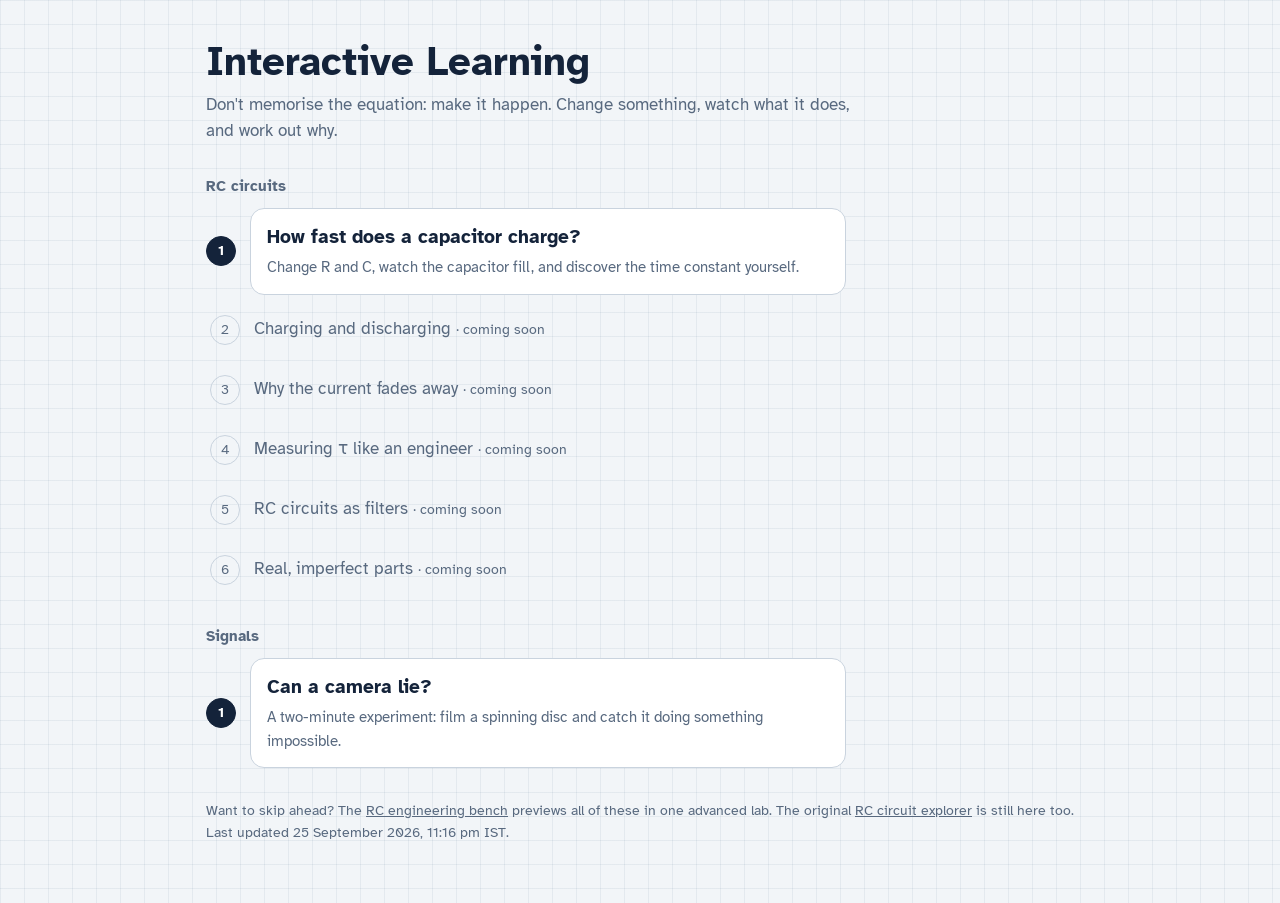
<file: index.html>
<!DOCTYPE html>
<html lang="en">
<head>
<meta charset="utf-8">
<meta name="viewport" content="width=device-width, initial-scale=1, viewport-fit=cover">
<title>Interactive Learning</title>
<meta name="description" content="Interactive engineering lessons: change something, watch what happens, and discover the equation yourself.">
<link rel="preconnect" href="https://fonts.googleapis.com">
<link rel="preconnect" href="https://fonts.gstatic.com" crossorigin>
<link href="https://fonts.googleapis.com/css2?family=Atkinson+Hyperlegible:wght@400;700&display=swap" rel="stylesheet">
<style>
:root{
  --paper:#F2F5F8; --grid:rgba(36,72,120,.07); --panel:#FFFFFF; --ink:#14233A; --muted:#58697F;
  --line:#C9D3DE; --accent:#2A5BD7; --soft:#E7EDF4; color-scheme:light;
}
@media (prefers-color-scheme:dark){
  :root:not([data-theme="light"]){
    --paper:#0E1621; --grid:rgba(150,185,230,.06); --panel:#152131; --ink:#E4ECF6; --muted:#93A4BA;
    --line:#2A3B51; --accent:#79A2FF; --soft:#1C2B3E; color-scheme:dark;
  }
}
:root[data-theme="dark"]{
  --paper:#0E1621; --grid:rgba(150,185,230,.06); --panel:#152131; --ink:#E4ECF6; --muted:#93A4BA;
  --line:#2A3B51; --accent:#79A2FF; --soft:#1C2B3E; color-scheme:dark;
}
*,*::before,*::after{box-sizing:border-box}
body{
  margin:0; background:var(--paper); color:var(--ink);
  font-family:"Atkinson Hyperlegible",system-ui,-apple-system,"Segoe UI",sans-serif;
  font-size:17px; line-height:1.55;
  background-image:linear-gradient(var(--grid) 1px,transparent 1px),linear-gradient(90deg,var(--grid) 1px,transparent 1px);
  background-size:24px 24px;
}
.wrap{max-width:900px;margin:0 auto;padding:40px 16px 60px}
h1{font-size:clamp(28px,5vw,40px);line-height:1.1;margin:0 0 8px}
.lede{margin:0 0 28px;color:var(--muted);max-width:60ch}
.list{display:grid;grid-template-columns:repeat(auto-fill,minmax(min(100%,260px),1fr));gap:14px}
.card{display:block;background:var(--panel);border:1px solid var(--line);border-radius:14px;padding:16px 18px;color:inherit;text-decoration:none}
.card:hover{border-color:var(--accent)}
.card:focus-visible{outline:3px solid var(--accent);outline-offset:2px}
.card h2{font-size:19px;margin:0 0 4px}
.card p{margin:0;color:var(--muted);font-size:15px}
.tag{display:inline-block;margin-top:10px;font-size:13px;background:var(--soft);border-radius:20px;padding:2px 10px}
footer{margin-top:32px;font-size:14px;color:var(--muted)}
footer a{color:inherit}
.path{list-style:none;padding:0;margin:0;display:grid;gap:10px;max-width:640px}
.path li{display:flex;gap:14px;align-items:center;color:var(--muted);padding:10px 4px}
.path .n{width:30px;height:30px;border-radius:50%;border:1px solid var(--line);display:grid;place-items:center;font-size:14px;flex:none}
.path .card{flex:1;padding:14px 16px;color:var(--ink)}
.path li.now{padding:0}
.path li.now .n{background:var(--ink);color:var(--panel);border-color:var(--ink);font-weight:700}
h2.sec{font-size:15px;margin:30px 0 10px;color:var(--muted);font-weight:700}
</style>
</head>
<body>
<div class="wrap">
  <h1>Interactive Learning</h1>
  <p class="lede">Don't memorise the equation: make it happen. Change something, watch what it does, and work out why.</p>
  <h2 class="sec">RC circuits</h2>
  <ol class="path">
    <li class="now"><span class="n">1</span>
      <a class="card" href="rc/"><h2>How fast does a capacitor charge?</h2><p>Change R and C, watch the capacitor fill, and discover the time constant yourself.</p></a></li>
    <li><span class="n">2</span><span>Charging and discharging <small>· coming soon</small></span></li>
    <li><span class="n">3</span><span>Why the current fades away <small>· coming soon</small></span></li>
    <li><span class="n">4</span><span>Measuring τ like an engineer <small>· coming soon</small></span></li>
    <li><span class="n">5</span><span>RC circuits as filters <small>· coming soon</small></span></li>
    <li><span class="n">6</span><span>Real, imperfect parts <small>· coming soon</small></span></li>
  </ol>
  <h2 class="sec">Signals</h2>
  <ol class="path">
    <li class="now"><span class="n">1</span>
      <a class="card" href="sampling/"><h2>Can a camera lie?</h2><p>A two-minute experiment: film a spinning disc and catch it doing something impossible.</p></a></li>
  </ol>
  <footer>Want to skip ahead? The <a href="rc/bench/">RC engineering bench</a> previews all of these in one advanced lab. The original <a href="rc-circuit-explorer.html">RC circuit explorer</a> is still here too. Last updated <time id="updated" datetime="2026-09-25T23:16+05:30">25 September 2026, 11:16 pm IST</time>.</footer>
</div>
<script>
// Show when the site last changed: the time of the latest commit on GitHub, in IST.
// If GitHub can't be reached, the text written above stays as it is.
(async () => {
  const el = document.getElementById("updated");
  try {
    const r = await fetch("https://api.github.com/repos/varshithkh-bot/interactive-learning/commits?per_page=1");
    if (!r.ok) return;
    const [c] = await r.json();
    const d = new Date(c.commit.committer.date);
    const f = new Intl.DateTimeFormat("en-IN", { timeZone: "Asia/Kolkata", day: "numeric", month: "long", year: "numeric", hour: "numeric", minute: "2-digit", hour12: true }).formatToParts(d);
    const part = t => f.find(x => x.type === t)?.value;
    el.textContent = `${part("day")} ${part("month")} ${part("year")}, ${part("hour")}:${part("minute")} ${part("dayPeriod").toLowerCase()} IST`;
    el.dateTime = d.toISOString();
  } catch { /* offline or rate-limited: keep the fallback */ }
})();
</script>
</body>
</html>
</file>
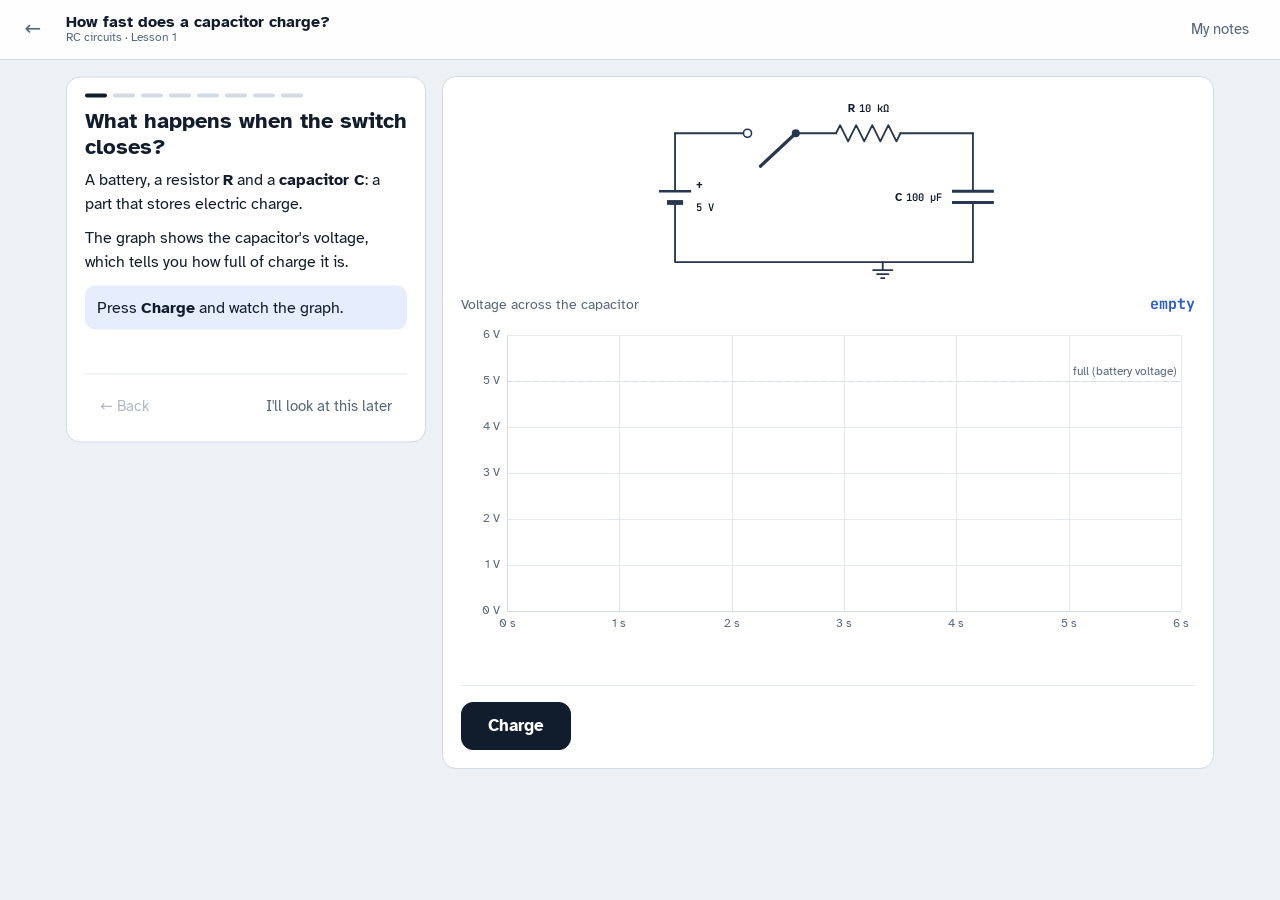
<file: rc/index.html>
<!DOCTYPE html>
<html lang="en">
<head>
<meta charset="utf-8">
<meta name="viewport" content="width=device-width, initial-scale=1, viewport-fit=cover">
<title>How Capacitors Charge</title>
<meta name="description" content="RC circuits, lesson 1: change R and C, watch a capacitor charge, and discover the time constant yourself.">
<link rel="preconnect" href="https://fonts.googleapis.com">
<link rel="preconnect" href="https://fonts.gstatic.com" crossorigin>
<link href="https://fonts.googleapis.com/css2?family=Atkinson+Hyperlegible:ital,wght@0,400;0,700;1,400&family=JetBrains+Mono:wght@400;600;700&display=swap" rel="stylesheet">
<link rel="stylesheet" href="../core/lab.css">
</head>
<body class="lesson-page">
<header class="top">
  <a class="home" href="../" aria-label="All lessons">←</a>
  <div class="brand"><b class="lesson-title">How fast does a capacitor charge?</b><span>RC circuits · Lesson 1</span></div>
  <button type="button" class="btn ghost" id="nbBtn">My notes</button>
</header>

<main class="lesson">
  <aside class="mission inst" id="mission" aria-label="Lesson"></aside>

  <section class="stage inst" aria-label="Experiment">
    <div id="circuit" class="stage-circuit"></div>
    <div class="graph-head"><span>Voltage across the capacitor</span><b class="mono" id="vRead">empty</b></div>
    <canvas id="scope" role="img" aria-label="Graph of the capacitor's voltage against time, from 0 to 6 seconds"></canvas>
    <div class="legend" id="legend" aria-live="off"></div>
    <div class="stage-controls">
      <button type="button" class="btn primary charge" id="chargeBtn">Charge</button>
      <div class="params" id="params"></div>
      <p id="tauRead" class="tau-read hide"></p>
    </div>
  </section>
</main>

<script type="module" src="main.js"></script>
</body>
</html>
</file>
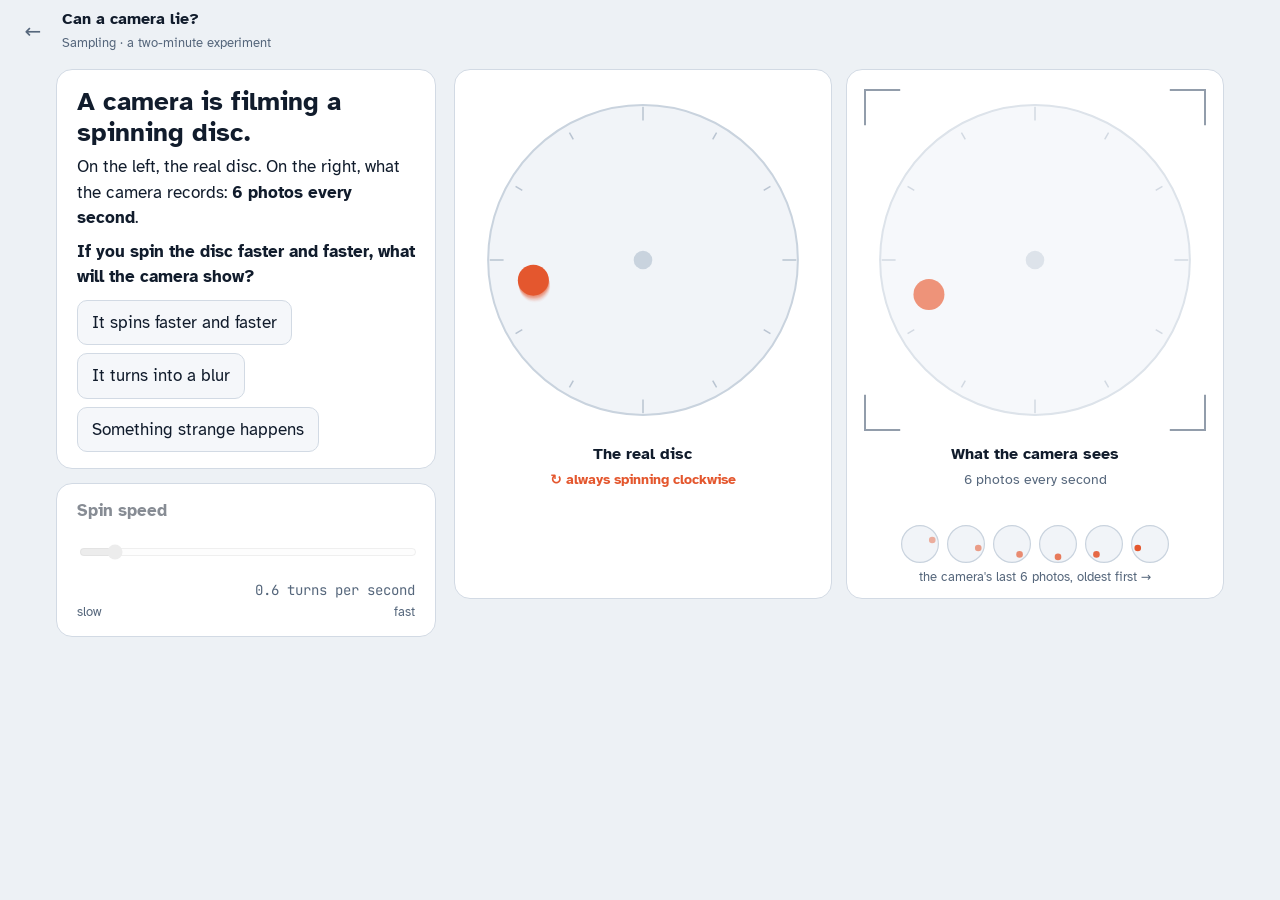
<file: sampling/index.html>
<!DOCTYPE html>
<html lang="en">
<head>
<meta charset="utf-8">
<meta name="viewport" content="width=device-width, initial-scale=1, viewport-fit=cover">
<title>Can a Camera Lie?</title>
<meta name="description" content="A two-minute experiment: film a spinning disc and discover why fast motion can look slow, frozen, or even backwards.">
<link rel="preconnect" href="https://fonts.googleapis.com">
<link rel="preconnect" href="https://fonts.gstatic.com" crossorigin>
<link href="https://fonts.googleapis.com/css2?family=Atkinson+Hyperlegible:wght@400;700&family=JetBrains+Mono:wght@500;700&display=swap" rel="stylesheet">
<style>
:root {
  --paper: #EDF1F5; --panel: #FFFFFF; --panel2: #F5F7FA; --ink: #111C2C; --muted: #56677C;
  --line: #D2DAE4; --line2: #E4E9EF; --accent: #2456D1; --accent-soft: #E6EDFC;
  --dot: #E4572E; --disc: #F1F4F8; --disc-edge: #C9D3DE; --tick: #B9C4D1;
  --real: #E4572E; --seen: #2456D1; --ghost: #7C8BA0;
  color-scheme: light;
}
@media (prefers-color-scheme: dark) {
  :root:not([data-theme="light"]) {
    --paper: #0C131D; --panel: #131D2A; --panel2: #182434; --ink: #E4ECF6; --muted: #93A4BA;
    --line: #273649; --line2: #1F2C3C; --accent: #7EA6FF; --accent-soft: #1B2A44;
    --dot: #FF7A4D; --disc: #1A2636; --disc-edge: #2E4057; --tick: #3A4E68;
    --real: #FF7A4D; --seen: #7EA6FF; --ghost: #8FA0B8;
    color-scheme: dark;
  }
}
:root[data-theme="dark"] {
  --paper: #0C131D; --panel: #131D2A; --panel2: #182434; --ink: #E4ECF6; --muted: #93A4BA;
  --line: #273649; --line2: #1F2C3C; --accent: #7EA6FF; --accent-soft: #1B2A44;
  --dot: #FF7A4D; --disc: #1A2636; --disc-edge: #2E4057; --tick: #3A4E68;
  --real: #FF7A4D; --seen: #7EA6FF; --ghost: #8FA0B8;
  color-scheme: dark;
}
*, *::before, *::after { box-sizing: border-box; }
body {
  margin: 0; background: var(--paper); color: var(--ink);
  font-family: "Atkinson Hyperlegible", system-ui, -apple-system, "Segoe UI", sans-serif;
  font-size: 17px; line-height: 1.5;
}
button, input { font: inherit; color: inherit; }
:focus-visible { outline: 3px solid var(--accent); outline-offset: 2px; }
.hide { display: none !important; }

.top { display: flex; align-items: center; gap: 12px; padding: 10px 16px; padding-top: max(10px, env(safe-area-inset-top)); }
.home { text-decoration: none; color: var(--muted); font-size: 20px; width: 34px; height: 34px; display: grid; place-items: center; border-radius: 9px; }
.home:hover { background: var(--panel); color: var(--ink); }
.brand b { display: block; font-size: 16px; line-height: 1.2; }
.brand span { font-size: 13px; color: var(--muted); }

main { max-width: 1040px; margin: 0 auto; padding: 4px 16px 48px; }

/* the question: always one short card above the experiment */
.prompt { background: var(--panel); border: 1px solid var(--line); border-radius: 16px; padding: 16px 20px; min-height: 120px; }
.prompt h1 { font-size: clamp(20px, 2.4vw, 26px); line-height: 1.2; margin: 0 0 6px; }
.prompt p { margin: 0 0 8px; max-width: 70ch; }
.prompt .muted { color: var(--muted); font-size: 15px; }
.opts { display: flex; flex-wrap: wrap; gap: 8px; margin-top: 10px; }
.opt { border: 1px solid var(--line); background: var(--panel2); border-radius: 10px; padding: 9px 14px; cursor: pointer; min-height: 44px; text-align: left; }
.opt:hover { border-color: var(--muted); }
.btn { border: 1px solid var(--ink); background: var(--ink); color: var(--panel); border-radius: 10px; padding: 9px 16px; cursor: pointer; font-weight: 700; min-height: 44px; }
.btn.quiet { background: transparent; color: var(--ink); border-color: var(--line); font-weight: 400; }
.btn:hover { opacity: .9; }
.cw { color: var(--real); font-weight: 700; white-space: nowrap; }
.ccw { color: var(--seen); font-weight: 700; white-space: nowrap; }
.view figcaption .cap-cw { color: var(--real); font-weight: 700; }
.view figcaption .live span { white-space: normal; }

/* the experiment: two views of the same moment */
.stage { display: grid; grid-template-columns: 1fr 1fr; gap: 14px; margin-top: 14px; }
.view { margin: 0; background: var(--panel); border: 1px solid var(--line); border-radius: 16px; padding: 12px 12px 10px; display: flex; flex-direction: column; align-items: center; min-width: 0; }
.view canvas { width: 100%; max-width: 380px; aspect-ratio: 1; display: block; }
.view figcaption { text-align: center; margin-top: 6px; }
.view figcaption b { display: block; font-size: 16px; }
.view figcaption span { font-size: 14px; color: var(--muted); }
.view figcaption .live { display: block; font-size: 15px; font-weight: 700; min-height: 1.5em; }
#strip { width: 100%; max-width: 380px; height: 44px; margin-top: 8px; display: block; }
.strip-label { font-size: 12.5px; color: var(--muted); margin-top: 2px; }

.control { margin-top: 14px; background: var(--panel); border: 1px solid var(--line); border-radius: 16px; padding: 14px 20px; display: grid; grid-template-columns: auto 1fr auto; gap: 8px 16px; align-items: center; }
.control label { font-weight: 700; }
.control output { font-family: "JetBrains Mono", monospace; font-size: 14px; color: var(--muted); white-space: nowrap; }
.control .ends { grid-column: 2; display: flex; justify-content: space-between; font-size: 13px; color: var(--muted); margin-top: -6px; }
.control .extra { grid-column: 1 / -1; display: flex; gap: 8px; flex-wrap: wrap; }
input[type=range] { width: 100%; height: 36px; accent-color: var(--real); cursor: pointer; }
input[type=range]:disabled { opacity: .35; cursor: not-allowed; }
.control.locked label { opacity: .5; }
.pulse input[type=range] { animation: nudge 1.4s ease-in-out 3; }
@keyframes nudge { 50% { transform: translateX(6px); } }
.toggle[aria-pressed="true"] { background: var(--accent-soft); border-color: var(--accent); color: var(--accent); font-weight: 700; }

/* understanding, layered: each layer appears only after the one before */
.explain { margin-top: 14px; display: grid; gap: 12px; }
.layer { background: var(--panel); border: 1px solid var(--line); border-radius: 16px; padding: 16px 20px; animation: rise .4s ease; }
.layer h2 { font-size: 19px; margin: 0 0 6px; }
.layer p { margin: 0 0 8px; max-width: 72ch; }
.layer .big { font-size: 19px; }
details.math summary { cursor: pointer; font-weight: 700; }
details.math .eq { font-family: "JetBrains Mono", monospace; font-size: 15px; background: var(--panel2); border-radius: 8px; padding: 10px 12px; margin: 8px 0; overflow-x: auto; }
@keyframes rise { from { opacity: 0; transform: translateY(6px); } to { opacity: 1; transform: none; } }
@media (prefers-reduced-motion: reduce) { .layer { animation: none; } .pulse input[type=range] { animation: none; } }


/* desktop: the story on the left, the phenomenon pinned on the right so it never scrolls away */
@media (min-width: 900px) {
  main { max-width: 1200px; display: grid; grid-template-columns: minmax(320px, 380px) minmax(0, 1fr); column-gap: 18px;
         grid-template-areas: "prompt stage" "control stage" "explain stage"; grid-template-rows: auto auto 1fr; align-items: start; }
  .prompt { grid-area: prompt; }
  .control { grid-area: control; grid-template-columns: 1fr auto; }
  .control label { grid-column: 1; }
  .control output { grid-column: 2; }
  .control input { grid-column: 1 / -1; }
  .control .ends { grid-column: 1 / -1; }
  .explain { grid-area: explain; }
  .stage { grid-area: stage; position: sticky; top: 12px; margin-top: 0; }
  .view canvas, #strip { max-width: min(380px, calc(100vh - 290px)); }
  .view { padding: 14px 12px 12px; }
}
@media (max-width: 640px) {
  body { font-size: 16px; }
  .prompt { padding: 14px 16px; }
  .stage { gap: 8px; }
  .view { padding: 8px 6px; border-radius: 12px; }
  .view figcaption b { font-size: 14px; }
  .view figcaption span { font-size: 12.5px; }
  .control { grid-template-columns: 1fr; padding: 12px 16px; }
  .control .ends { grid-column: 1; }
  .control output { justify-self: start; }
}
</style>
</head>
<body>
<header class="top">
  <a class="home" href="../" aria-label="All lessons">←</a>
  <div class="brand"><b>Can a camera lie?</b><span>Sampling · a two-minute experiment</span></div>
</header>

<main>
  <section class="prompt" id="prompt" aria-live="polite"></section>

  <section class="stage" aria-label="Experiment">
    <figure class="view">
      <canvas id="real" role="img" aria-label="The real disc, spinning clockwise"></canvas>
      <figcaption><b>The real disc</b><span class="cap-cw">↻ always spinning clockwise</span></figcaption>
    </figure>
    <figure class="view">
      <canvas id="cam" role="img" aria-label="What the camera records: one still photo at a time"></canvas>
      <figcaption><b>What the camera sees</b><span>6 photos every second</span><span class="live" id="looks"></span></figcaption>
      <canvas id="strip" aria-hidden="true"></canvas>
      <div class="strip-label">the camera's last 6 photos, oldest first →</div>
    </figure>
  </section>

  <section class="control locked" id="control">
    <label for="speed">Spin speed</label>
    <input type="range" id="speed" min="0" max="7" step="0.05" value="0.6" disabled>
    <output id="speedOut" for="speed"></output>
    <div class="ends"><span>slow</span><span>fast</span></div>
    <div class="extra hide" id="extra">
      <button type="button" class="btn quiet toggle" id="slowBtn" aria-pressed="false">Slow down time</button>
      <button type="button" class="btn quiet toggle hide" id="ghostBtn" aria-pressed="true">Show the other spin</button>
    </div>
  </section>

  <section class="explain" id="explain"></section>
</main>

<script>
(() => {
  const FPS = 6;                 // the camera: photos per second
  const SLOW = 1 / 16;           // slow motion factor
  const $ = s => document.querySelector(s);

  // ───────── the world: exact, deterministic ─────────
  const S = {
    state: "predict", speed: 0.6,
    angle: 0,            // real dot, in turns (cumulative, clockwise)
    since: 0,            // world time since the last photo
    photo: 0, prev: 0,   // cumulative angle at the last two photos
    photos: [],          // last 6 photos (for the strip)
    flash: 0, slow: false, ghostOn: false, ghost: 0,
    predicted: null, backT: 0, stillT: 0, stillFound: false, slowPhotos: 0, exploreT: 0,
  };
  const perPhoto = () => S.speed / FPS;                            // real turns between photos
  const seenStep = () => { const d = perPhoto(); return d - Math.round(d); };   // what the eye infers: the shortest hop
  const aliasSpeed = () => seenStep() * FPS;

  function takePhoto(a) {
    S.prev = S.photo; S.photo = a;
    S.photos.push(a); if (S.photos.length > 6) S.photos.shift();
    S.flash = 1;
    S.ghost = a + aliasSpeed() * S.since;                          // the impostor agrees with every photo
    if (S.slow && ++S.slowPhotos === 2) renderExplain();   // the explanation waits until they have watched two gaps
  }

  function step(dt) {
    const w = dt * (S.slow ? SLOW : 1);
    S.angle += S.speed * w;
    S.ghost += aliasSpeed() * w;
    S.since += w;
    const period = 1 / FPS;
    while (S.since >= period) { S.since -= period; takePhoto(S.angle - S.speed * S.since); }
    S.flash = Math.max(0, S.flash - dt * (S.slow ? 2.5 : 7));

    const app = seenStep();
    if (S.state === "explore") {
      S.exploreT += dt;
      // count only a clear, smooth drift backwards, not wild half-turn jumps
      S.backT = app < -0.03 && app > -0.25 && S.speed > 1 ? S.backT + dt : Math.max(0, S.backT - dt);
      if (S.backT > 1.6) go("surprise");
      if (S.exploreT > 25 && !S.hinted) { S.hinted = true; render(); }
    }
    if (["why", "alias", "done"].includes(S.state) && !S.stillFound) {
      S.stillT = Math.abs(app) < 0.006 && S.speed > 1 ? S.stillT + dt : 0;
      if (S.stillT > 1.2) { S.stillFound = true; renderExplain(); }
    }
  }

  // ───────── drawing ─────────
  const css = n => getComputedStyle(document.documentElement).getPropertyValue(n).trim();
  let C = {};
  const readColors = () => { C = { dot: css("--dot"), disc: css("--disc"), edge: css("--disc-edge"), tick: css("--tick"), real: css("--real"), seen: css("--seen"), ghost: css("--ghost"), ink: css("--ink"), muted: css("--muted"), panel: css("--panel") }; };
  readColors();
  matchMedia("(prefers-color-scheme: dark)").addEventListener("change", readColors);

  function fit(cv) {
    const r = cv.getBoundingClientRect(), d = devicePixelRatio || 1;
    const w = Math.round(r.width * d), h = Math.round(r.height * d);
    if (cv.width !== w || cv.height !== h) { cv.width = w; cv.height = h; }
    const ctx = cv.getContext("2d"); ctx.setTransform(d, 0, 0, d, 0, 0);
    return [ctx, r.width, r.height];
  }
  const P = (cx, cy, r, a) => [cx + r * Math.sin(2 * Math.PI * a), cy - r * Math.cos(2 * Math.PI * a)];
  const rad = a => 2 * Math.PI * a - Math.PI / 2;                   // turns (clockwise from top) → canvas angle

  function disc(ctx, cx, cy, R) {
    ctx.fillStyle = C.disc; ctx.strokeStyle = C.edge; ctx.lineWidth = 2;
    ctx.beginPath(); ctx.arc(cx, cy, R, 0, 7); ctx.fill(); ctx.stroke();
    ctx.strokeStyle = C.tick; ctx.lineWidth = 1.5;
    for (let k = 0; k < 12; k++) { const [x1, y1] = P(cx, cy, R * 0.9, k / 12), [x2, y2] = P(cx, cy, R * (k % 3 ? 0.95 : 0.99), k / 12); ctx.beginPath(); ctx.moveTo(x1, y1); ctx.lineTo(x2, y2); ctx.stroke(); }
    ctx.fillStyle = C.edge; ctx.beginPath(); ctx.arc(cx, cy, R * 0.06, 0, 7); ctx.fill();
  }
  function dot(ctx, cx, cy, R, a, color, alpha = 1, ring = false) {
    const [x, y] = P(cx, cy, R * 0.72, a);
    ctx.globalAlpha = alpha;
    if (ring) { ctx.strokeStyle = color; ctx.lineWidth = 2.5; ctx.setLineDash([4, 4]); ctx.beginPath(); ctx.arc(x, y, R * 0.1, 0, 7); ctx.stroke(); ctx.setLineDash([]); }
    else { ctx.fillStyle = color; ctx.beginPath(); ctx.arc(x, y, R * 0.1, 0, 7); ctx.fill(); }
    ctx.globalAlpha = 1;
  }
  function arrowArc(ctx, cx, cy, r, from, to, color, width) {
    // arc along the path from→to (clockwise if to > from), with an arrowhead at the end
    const cw = to >= from;
    ctx.strokeStyle = color; ctx.lineWidth = width; ctx.lineCap = "round";
    ctx.beginPath(); ctx.arc(cx, cy, r, rad(from), rad(to), !cw); ctx.stroke();
    const [x, y] = P(cx, cy, r, to), t = rad(to) + (cw ? Math.PI / 2 : -Math.PI / 2), h = width * 2.6;
    ctx.fillStyle = color; ctx.beginPath();
    ctx.moveTo(x + Math.cos(t) * h, y + Math.sin(t) * h);
    ctx.lineTo(x + Math.cos(t + 2.4) * h, y + Math.sin(t + 2.4) * h);
    ctx.lineTo(x + Math.cos(t - 2.4) * h, y + Math.sin(t - 2.4) * h);
    ctx.fill();
  }
  const explaining = () => ["why", "alias", "done"].includes(S.state);

  let lastFrameSweep = 0;
  function drawReal() {
    const [ctx, w, h] = fit($("#real")), cx = w / 2, cy = h / 2, R = Math.min(w, h) * 0.44;
    ctx.clearRect(0, 0, w, h);
    disc(ctx, cx, cy, R);
    if (explaining()) {
      // the journey the camera never sees: from the last photo to now
      const sweep = S.angle - S.photo;
      dot(ctx, cx, cy, R, S.photo, C.muted, 0.9, true);
      if (sweep > 0.004) arrowArc(ctx, cx, cy, R * 0.72, S.photo, S.photo + Math.min(sweep, 0.985), C.real, Math.max(3, R * 0.05));
      if (S.ghostOn && S.state !== "why") dot(ctx, cx, cy, R, S.ghost, C.ghost, 0.9, true);
    }
    // motion blur: a spinning dot is a smear, not a string of dots
    const blur = Math.min(0.45, lastFrameSweep);
    for (let k = 6; k >= 1; k--) dot(ctx, cx, cy, R, S.angle - blur * k / 6, C.dot, 0.28 * (1 - k / 7));
    dot(ctx, cx, cy, R, S.angle, C.dot);
  }

  function drawCam() {
    const [ctx, w, h] = fit($("#cam")), cx = w / 2, cy = h / 2, R = Math.min(w, h) * 0.44;
    ctx.clearRect(0, 0, w, h);
    disc(ctx, cx, cy, R);
    if (explaining()) {
      const hop = seenStep();
      dot(ctx, cx, cy, R, S.prev, C.muted, 0.9, true);
      if (Math.abs(hop) > 0.004) arrowArc(ctx, cx, cy, R * 0.72, S.photo - hop, S.photo, C.seen, Math.max(3, R * 0.05));
    }
    dot(ctx, cx, cy, R, S.photo, C.dot);
    // viewfinder corners: this is a camera's picture, not the world
    const m = 6, L = Math.min(w, h) * 0.1;
    ctx.strokeStyle = C.muted; ctx.lineWidth = 2;
    for (const [x, y, sx, sy] of [[m, m, 1, 1], [w - m, m, -1, 1], [m, h - m, 1, -1], [w - m, h - m, -1, -1]]) {
      ctx.beginPath(); ctx.moveTo(x, y + sy * L); ctx.lineTo(x, y); ctx.lineTo(x + sx * L, y); ctx.stroke();
    }
    if (S.flash > 0) { ctx.fillStyle = `rgba(255,255,255,${0.55 * S.flash})`; ctx.fillRect(0, 0, w, h); }
  }

  function drawStrip() {
    const [ctx, w, h] = fit($("#strip")), n = 6, gap = 6, s = Math.min(h - 4, (w - gap * (n - 1)) / n);
    ctx.clearRect(0, 0, w, h);
    const x0 = (w - (s * n + gap * (n - 1))) / 2;
    for (let k = 0; k < n; k++) {
      const a = S.photos[S.photos.length - n + k], cx = x0 + k * (s + gap) + s / 2, cy = h / 2, R = s * 0.46;
      ctx.fillStyle = C.disc; ctx.strokeStyle = C.edge; ctx.lineWidth = 1.2;
      ctx.beginPath(); ctx.arc(cx, cy, R, 0, 7); ctx.fill(); ctx.stroke();
      if (a == null) continue;
      const [x, y] = P(cx, cy, R * 0.7, a);
      ctx.fillStyle = C.dot; ctx.globalAlpha = 0.45 + 0.55 * (k / (n - 1));
      ctx.beginPath(); ctx.arc(x, y, Math.max(2.5, R * 0.18), 0, 7); ctx.fill(); ctx.globalAlpha = 1;
    }
  }

  function looks() {
    const a = seenStep();
    if (S.speed < 0.05) return "";
    if (Math.abs(a) > 0.3) return `<span class="muted">jumping around: hard to tell which way</span>`;
    if (Math.abs(a) < 0.006) return `<span class="ccw">■ standing still</span>`;
    return a < 0 ? `<span class="ccw">↺ looks like it spins backwards</span>` : `<span class="cw">↻ looks like it spins forwards</span>`;
  }

  // ───────── the conversation ─────────
  const PRED = {
    faster: "It spins faster and faster",
    blur: "It turns into a blur",
    strange: "Something strange happens",
  };
  const REASON = {
    broken: "The camera is broken",
    reversed: "The disc really changed direction",
    missed: "The camera misses something between photos",
  };

  function go(s) { S.state = s; render(); }

  function render() {
    const p = $("#prompt");
    const speed = $("#speed"), control = $("#control");
    speed.disabled = S.state === "predict";
    control.classList.toggle("locked", S.state === "predict");
    $("#extra").classList.toggle("hide", !explaining());
    $("#ghostBtn").classList.toggle("hide", !["alias", "done"].includes(S.state));

    if (S.state === "predict") {
      p.innerHTML = `<h1>A camera is filming a spinning disc.</h1>
        <p>On the left, the real disc. On the right, what the camera records: <b>6 photos every second</b>.</p>
        <p><b>If you spin the disc faster and faster, what will the camera show?</b></p>
        <div class="opts">${Object.entries(PRED).map(([k, v]) => `<button type="button" class="opt" data-pred="${k}">${v}</button>`).join("")}</div>`;
    } else if (S.state === "explore") {
      p.innerHTML = `<h1>Let's find out.</h1>
        <p>Drag the slider to spin the disc faster. Keep your eyes on the <b>camera</b>.</p>
        ${S.hinted ? `<p class="muted">Keep going: try going well past the middle of the slider, slowly.</p>` : ""}`;
    } else if (S.state === "surprise") {
      const ok = S.predicted === "strange";
      p.innerHTML = `<h1>Wait. Look at the camera.</h1>
        <p>The real disc never changed direction: it's still spinning <span class="cw">↻ clockwise</span>. But the camera shows it going <span class="ccw">↺ backwards</span>.</p>
        <p class="muted">${ok ? "You guessed something strange would happen. It did." : `You predicted “${PRED[S.predicted]}”. That's what most people expect.`}</p>
        <p><b>What do you think is going on?</b></p>
        <div class="opts">${Object.entries(REASON).map(([k, v]) => `<button type="button" class="opt" data-reason="${k}">${v}</button>`).join("")}</div>`;
    } else if (S.state === "why") {
      p.innerHTML = `<h1>Time is slowed down 16×.</h1>
        <p>The <span class="cw">orange arc</span> is how far the real dot travels between two photos. The <span class="ccw">blue arrow</span> is how the camera's photos make it look.</p>
        <p class="muted">Watch a few flashes. If the disc is too slow to be interesting, spin it faster.</p>`;
    } else if (S.state === "alias") {
      p.innerHTML = `<h1>Two different spins. The same photos.</h1>
        <p>The dashed dot on the left spins slowly <span class="ccw">backwards</span>. Watch the flashes: at every photo it's in <b>exactly</b> the same place as the real dot.</p>`;
    } else if (S.state === "done") {
      p.innerHTML = `<h1>The camera didn't lie. It just couldn't see between photos.</h1>
        <p class="muted">Keep playing with the slider, or start again.</p>
        <div class="opts"><button type="button" class="btn quiet" data-act="restart">Start again</button></div>`;
    }
    renderExplain();
  }

  function renderExplain() {
    const e = $("#explain");
    let h = "";
    if (["why", "alias", "done"].includes(S.state) && S.slowPhotos >= 2) {
      h += `<div class="layer"><h2>What happened?</h2>
        <p class="big">Between two photos the dot travels <b>almost a whole turn</b>, clockwise. It lands just short of where it was.</p>
        <p>The camera never sees that journey, only where the dot is at each flash. From one photo to the next, the shortest way to get there is a small step <span class="ccw">backwards</span>, so that's what we see.</p>
        ${S.state === "why" ? `<div class="opts"><button type="button" class="btn" data-act="alias">Can the camera tell the difference?</button></div>` : ""}</div>`;
    }
    if (["alias", "done"].includes(S.state)) {
      h += `<div class="layer"><h2>It has a name: aliasing</h2>
        <p>The camera only looks at <b>moments</b>, not the motion in between. That's called <b>sampling</b>: each photo is a sample.</p>
        <p>Very different motions can leave exactly the same samples. When a fast motion shows up looking like a slower one (or a backwards one, or a frozen one), that's <b>aliasing</b>: the fast spin is hiding behind an alias.</p>
        <p><b>Try this:</b> can you make the camera see the disc <b>standing perfectly still</b> while it's really spinning fast?</p>
        ${S.stillFound ? `<p class="big">✓ Frozen. It's now turning <b>exactly once between photos</b>, so every photo catches the dot in the same spot. The camera sees nothing move at all.</p>` : ""}
        <details class="math"><summary>The maths, if you want it</summary>
          <p>Let the disc spin <i>f</i> turns per second, and the camera take <i>s</i> photos per second. Between photos the dot turns <i>f</i> ÷ <i>s</i> turns. Whole turns are invisible to the camera, so it only sees what's left over:</p>
          <div class="eq">seen per photo = f/s − (nearest whole number)</div>
          <p>With s = 6: at 5.5 turns per second the dot turns 0.92 turns between photos, which looks like −0.08 turns: slowly backwards. At exactly 6 it turns 1.00: frozen.</p>
          <p>To follow a motion faithfully you need <b>more than 2 photos per turn</b> (s &gt; 2f). Engineers call this the Nyquist rate. Below it, aliasing is guaranteed.</p>
        </details>
        ${S.state === "alias" ? `<div class="opts"><button type="button" class="btn" data-act="done">I get it</button></div>` : ""}</div>`;
    }
    if (S.state === "done") {
      h += `<div class="layer"><h2>In one sentence</h2>
        <p class="big">A camera takes snapshots, not a movie of everything, so a fast motion can look slow, frozen or backwards.</p>
        <p class="muted">You've seen this in car wheels on video, helicopter blades that seem to stand still, and fans under flickering lights. The same thing happens when phones record sound or cameras record video: anything measured in snapshots can be fooled.</p></div>`;
    }
    if (e.dataset.h !== h) { e.innerHTML = h; e.dataset.h = h; }
  }

  document.addEventListener("click", ev => {
    const b = ev.target.closest("button");
    if (!b) return;
    if (b.dataset.pred) {
      S.predicted = b.dataset.pred; go("explore");
      $("#control").classList.add("pulse"); $("#speed").focus({ preventScroll: true });
    }
    if (b.dataset.reason) {
      S.reason = b.dataset.reason; S.slow = true; S.slowPhotos = 0; syncToggles();
      if (S.speed < 3.4) setSpeed(5.4);                           // keep it in the surprising range for the slow-motion look
      go("why");
    }
    if (b.dataset.act === "alias") { S.ghostOn = true; S.slow = false; syncToggles(); go("alias"); }
    if (b.dataset.act === "done") go("done");
    if (b.dataset.act === "restart") {
      Object.assign(S, { state: "predict", slow: false, ghostOn: false, predicted: null, backT: 0, stillT: 0, stillFound: false, slowPhotos: 0, exploreT: 0, hinted: false });
      setSpeed(0.6); syncToggles(); render(); scrollTo({ top: 0, behavior: "smooth" });
    }
    if (b.id === "slowBtn") { S.slow = !S.slow; syncToggles(); }
    if (b.id === "ghostBtn") { S.ghostOn = !S.ghostOn; syncToggles(); }
  });

  function syncToggles() {
    $("#slowBtn").setAttribute("aria-pressed", String(S.slow));
    $("#slowBtn").textContent = S.slow ? "Slow motion: on" : "Slow down time";
    $("#ghostBtn").setAttribute("aria-pressed", String(S.ghostOn));
    $("#ghostBtn").textContent = S.ghostOn ? "Hide the other spin" : "Show the other spin";
  }
  function setSpeed(v) { S.speed = v; $("#speed").value = v; showSpeed(); }
  function showSpeed() { $("#speedOut").textContent = `${S.speed.toFixed(1)} turns per second`; }
  $("#speed").addEventListener("input", e => { S.speed = +e.target.value; showSpeed(); $("#control").classList.remove("pulse"); });

  // ───────── loop (a timer fallback keeps time flowing if animation frames pause) ─────────
  let last = performance.now(), tick = 0, lastLooks = "";
  function frame(ts) {
    const dt = Math.min(0.25, Math.max(0, (ts - last) / 1000));
    last = ts;
    const before = S.angle;
    step(dt);
    lastFrameSweep = S.angle - before;
    drawReal(); drawCam(); drawStrip();
    const l = S.state === "predict" || S.state === "explore" ? "" : looks();
    if (l !== lastLooks) { $("#looks").innerHTML = l; lastLooks = l; }
    const my = ++tick;
    requestAnimationFrame(t => { if (my === tick) frame(t); });
    setTimeout(() => { if (my === tick) frame(performance.now()); }, 200);
  }
  window.sampling = { state: () => S.state, snapshot: () => ({ ...S, photos: undefined, seenStep: seenStep() }) };   // for testing and a future tutor
  showSpeed(); syncToggles(); render();
  frame(performance.now());
})();
</script>
</body>
</html>
</file>
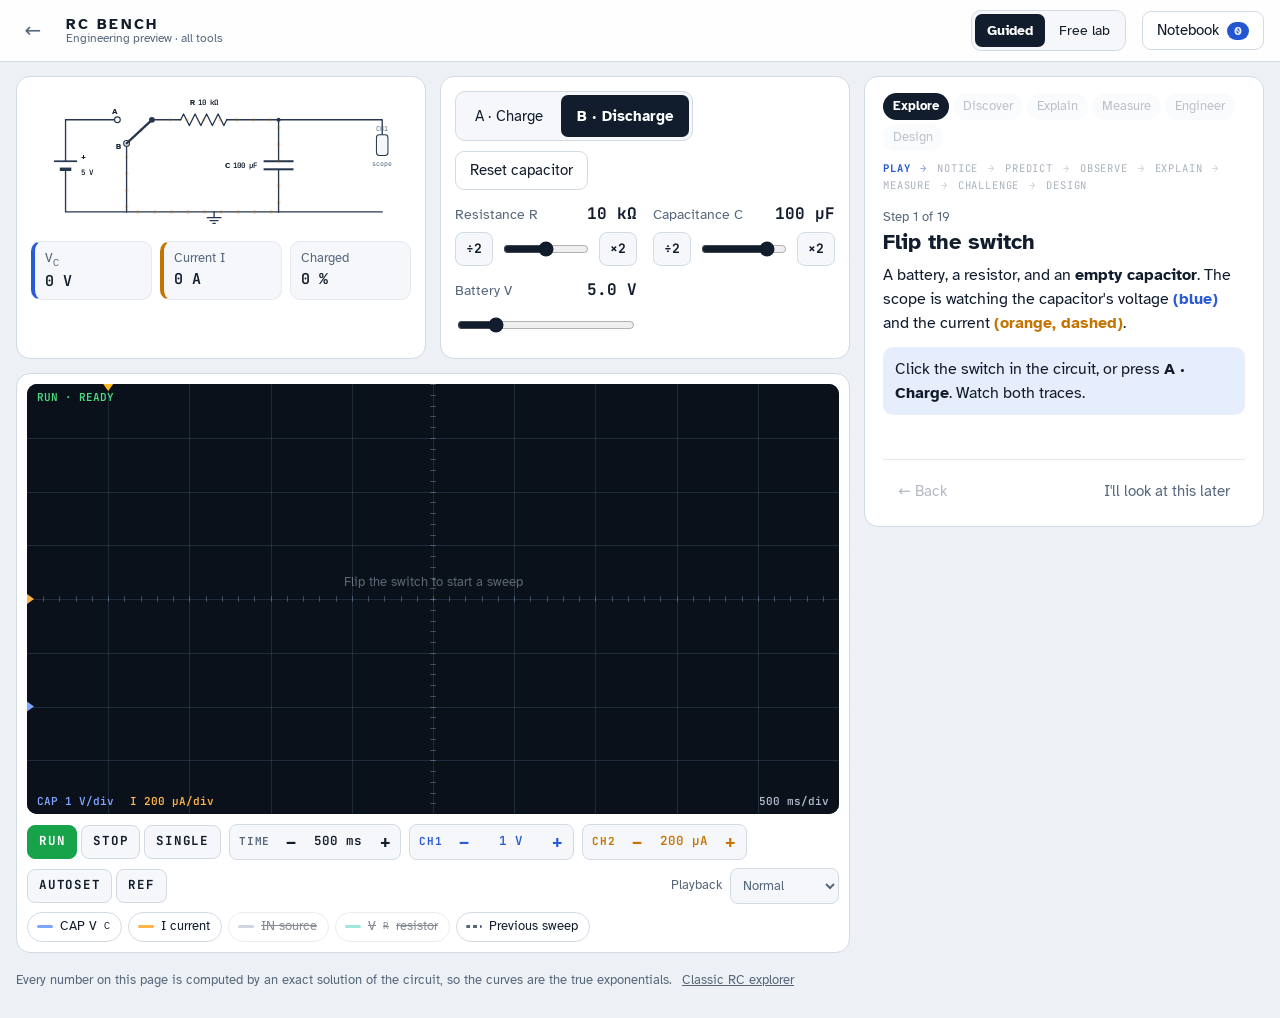
<file: rc/bench/index.html>
<!DOCTYPE html>
<html lang="en">
<head>
<meta charset="utf-8">
<meta name="viewport" content="width=device-width, initial-scale=1, viewport-fit=cover">
<title>RC Engineering Bench</title>
<meta name="description" content="A virtual electronics bench: discover the RC time constant by predicting, measuring, breaking and designing with a live oscilloscope.">
<link rel="preconnect" href="https://fonts.googleapis.com">
<link rel="preconnect" href="https://fonts.gstatic.com" crossorigin>
<link href="https://fonts.googleapis.com/css2?family=Atkinson+Hyperlegible:ital,wght@0,400;0,700;1,400&family=JetBrains+Mono:wght@400;600;700&display=swap" rel="stylesheet">
<link rel="stylesheet" href="../../core/lab.css">
</head>
<body>
<header class="top">
  <a class="home" href="../../" aria-label="All labs">←</a>
  <div class="brand"><b>RC BENCH</b><span>Engineering preview · all tools</span></div>
  <div class="seg" id="modeSeg" role="group" aria-label="Lab mode">
    <button type="button" data-mode="guided">Guided</button>
    <button type="button" data-mode="free">Free lab</button>
  </div>
  <button type="button" class="btn nb-toggle" id="nbBtn">Notebook <span class="badge">0</span></button>
</header>

<main class="lab">
  <section class="bench" aria-label="Bench">
    <div class="inst circuit-card">
      <div id="circuit"></div>
      <div class="readouts" id="readouts" aria-label="Live readings"></div>
    </div>

    <div class="inst scope-card">
      <canvas id="scope" tabindex="0" role="img" aria-label="Oscilloscope. Capacitor voltage and current against time. With cursors on, use arrow keys to move the selected cursor, A or B to choose it, Enter to flip the switch."></canvas>
      <div class="scope-tools">
      <div class="scope-bar" role="toolbar" aria-label="Scope controls">
        <div class="grp">
          <button type="button" class="sbtn run" id="runBtn">Run</button>
          <button type="button" class="sbtn stop" id="stopBtn">Stop</button>
          <button type="button" class="sbtn" id="singleBtn">Single</button>
        </div>
        <div class="knob"><span>Time</span><button type="button" id="tMinus" aria-label="Less time per division">−</button><output class="mono" id="tOut"></output><button type="button" id="tPlus" aria-label="More time per division">+</button></div>
        <div class="knob k-vc"><span>CH1</span><button type="button" id="vMinus" aria-label="Fewer volts per division">−</button><output class="mono" id="vOut"></output><button type="button" id="vPlus" aria-label="More volts per division">+</button></div>
        <div class="knob k-i"><span>CH2</span><button type="button" id="iMinus" aria-label="Less current per division">−</button><output class="mono" id="iOut"></output><button type="button" id="iPlus" aria-label="More current per division">+</button></div>
        <div class="grp">
          <button type="button" class="sbtn" id="autoset">Autoset</button>
          <button type="button" class="sbtn" id="refBtn" title="Pin the current sweep as a dashed reference">Ref</button>
          <button type="button" class="sbtn hide" id="cursBtn">Cursors</button>
        </div>
        <label class="speed">Playback
          <select id="speed">
            <option value="real">Real time</option>
            <option value="slow">Slow motion</option>
            <option value="normal" selected>Normal</option>
            <option value="fast">Fast</option>
          </select>
        </label>
      </div>
      <div class="chips" id="chChips" aria-label="Traces"></div>
      <div id="cursorBox" class="hide"></div>
      <div id="measBox" class="hide"></div>
      </div>
    </div>

    <div class="inst controls">
      <div class="sw-row">
        <div class="seg big" id="swSeg" role="group" aria-label="Switch position">
          <button type="button" data-sw="A">A · Charge</button>
          <button type="button" data-sw="B">B · Discharge</button>
        </div>
        <button type="button" class="btn" id="resetCap">Reset capacitor</button>
      </div>
      <div class="params" id="params"></div>
      <details class="adv hide" id="adv">
        <summary>Source &amp; real-world parts</summary>
        <div class="params" id="advParams"></div>
      </details>
    </div>
  </section>

  <aside class="mission inst" id="mission" aria-label="Mission"></aside>
</main>

<footer class="foot">Every number on this page is computed by an exact solution of the circuit, so the curves are the true exponentials.
  <a href="../../rc-circuit-explorer.html">Classic RC explorer</a></footer>

<script type="module" src="main.js"></script>
</body>
</html>
</file>
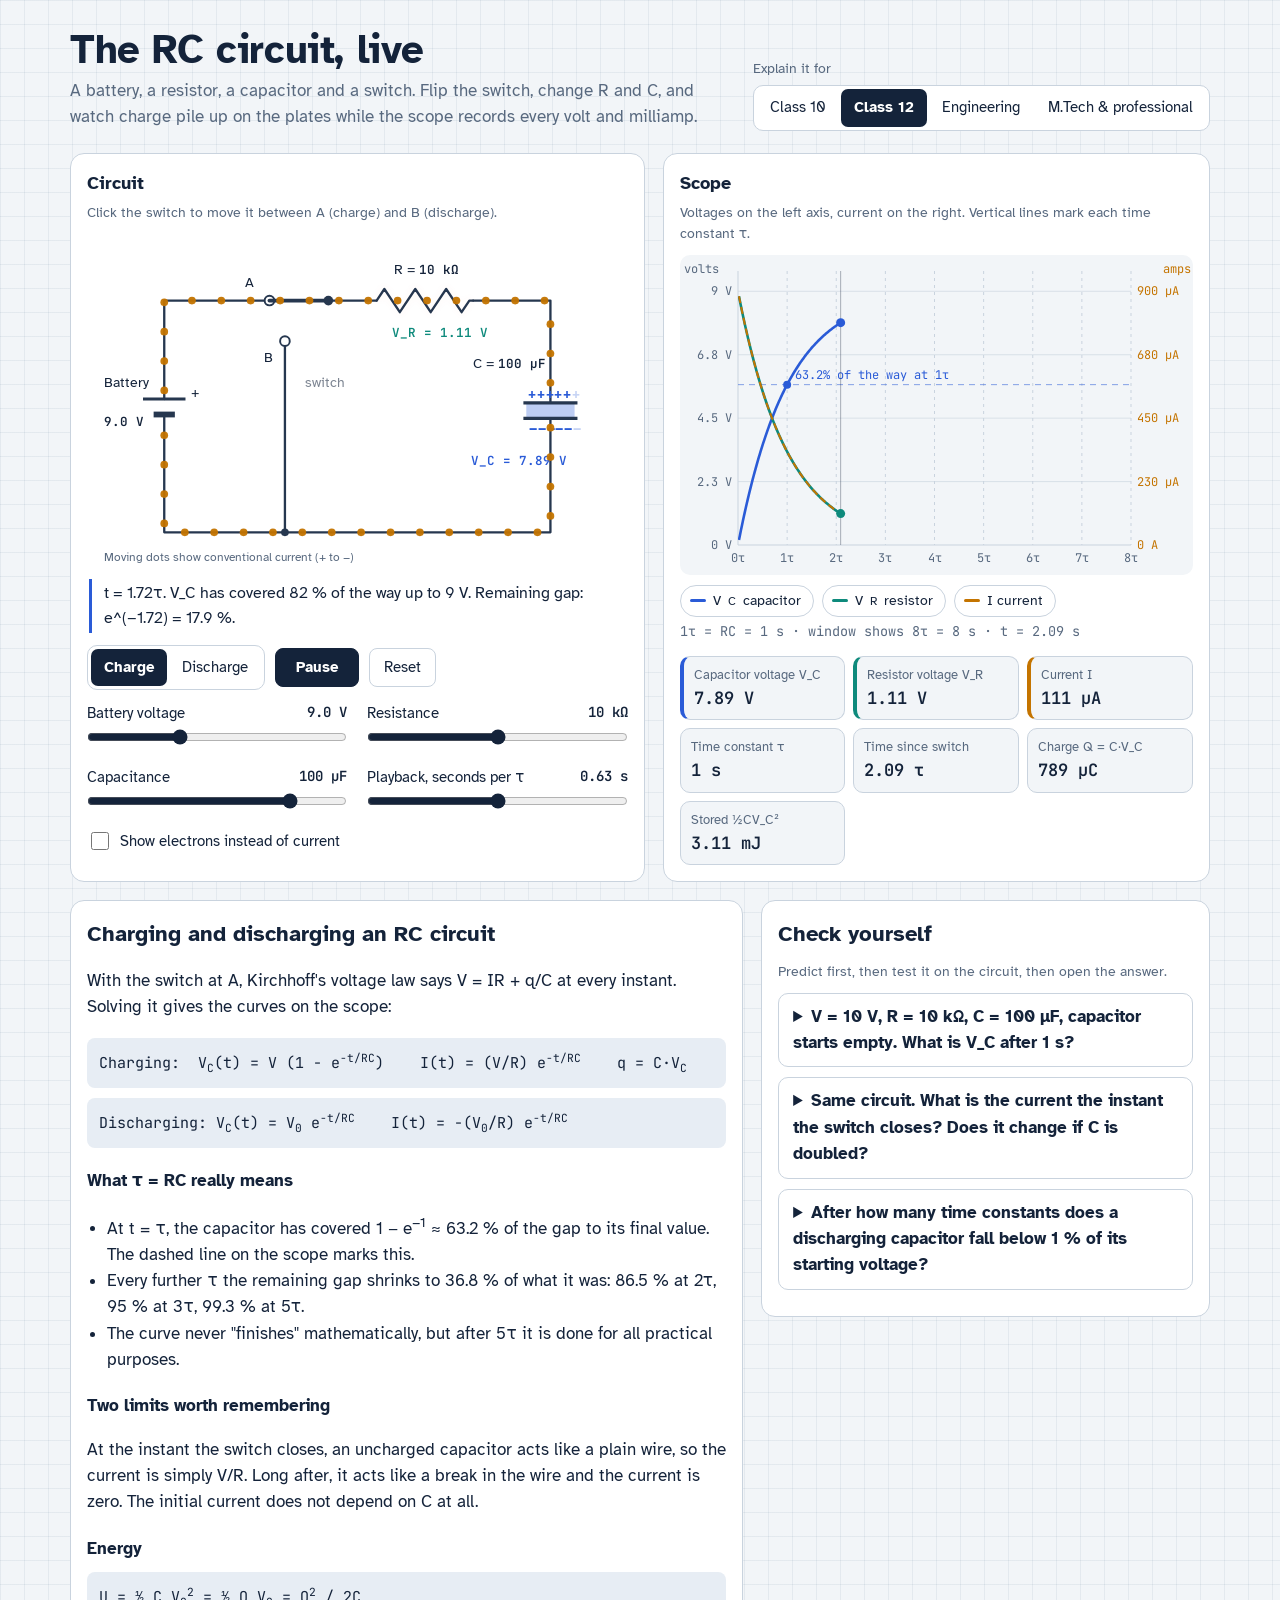
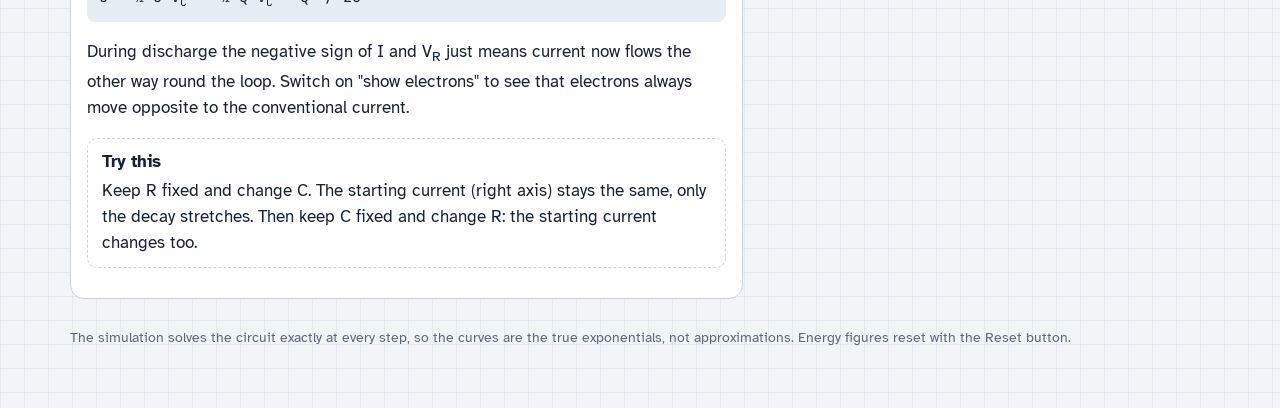
<file: rc-circuit-explorer.html>
<!DOCTYPE html>
<html lang="en">
<head>
<meta charset="utf-8">
<meta name="viewport" content="width=device-width, initial-scale=1, viewport-fit=cover">
<title>RC circuit explorer</title>
<link rel="preconnect" href="https://fonts.googleapis.com">
<link rel="preconnect" href="https://fonts.gstatic.com" crossorigin>
<link href="https://fonts.googleapis.com/css2?family=Atkinson+Hyperlegible:ital,wght@0,400;0,700;1,400&family=JetBrains+Mono:wght@400;600&display=swap" rel="stylesheet">
<style>
:root{
  --paper:#F2F5F8; --grid:rgba(36,72,120,.07); --panel:#FFFFFF; --ink:#14233A; --muted:#58697F;
  --line:#C9D3DE; --wire:#26374F; --vc:#2A5BD7; --vr:#0E8A7C; --cur:#C47400; --heat:#E4572E;
  --electron:#7B4FD0; --soft:#E7EDF4; --focus:#2A5BD7;
  box-sizing:border-box; padding-top:env(safe-area-inset-top,0px); padding-bottom:env(safe-area-inset-bottom,0px);
  color-scheme:light;
}
@media (prefers-color-scheme:dark){
  :root:not([data-theme="light"]){
    --paper:#0E1621; --grid:rgba(150,185,230,.06); --panel:#152131; --ink:#E4ECF6; --muted:#93A4BA;
    --line:#2A3B51; --wire:#B7C6D9; --vc:#79A2FF; --vr:#3FC6B4; --cur:#F2AA3B; --heat:#FF7A4D;
    --electron:#B596FF; --soft:#1C2B3E; --focus:#79A2FF; color-scheme:dark;
  }
}
:root[data-theme="dark"]{
  --paper:#0E1621; --grid:rgba(150,185,230,.06); --panel:#152131; --ink:#E4ECF6; --muted:#93A4BA;
  --line:#2A3B51; --wire:#B7C6D9; --vc:#79A2FF; --vr:#3FC6B4; --cur:#F2AA3B; --heat:#FF7A4D;
  --electron:#B596FF; --soft:#1C2B3E; --focus:#79A2FF; color-scheme:dark;
}
*,*::before,*::after{box-sizing:inherit}
html{scroll-padding-top:env(safe-area-inset-top,0px)}
body{
  margin:0; background:var(--paper); color:var(--ink);
  font-family:"Atkinson Hyperlegible",system-ui,-apple-system,"Segoe UI",sans-serif;
  font-size:17px; line-height:1.55;
  background-image:linear-gradient(var(--grid) 1px,transparent 1px),linear-gradient(90deg,var(--grid) 1px,transparent 1px);
  background-size:24px 24px;
}
.mono{font-family:"JetBrains Mono",ui-monospace,Menlo,Consolas,monospace}
.wrap{max-width:1180px;margin:0 auto;padding:28px 20px 60px}
header{display:flex;flex-wrap:wrap;gap:18px 32px;align-items:flex-end;justify-content:space-between;margin-bottom:22px}
h1{font-size:clamp(28px,4vw,40px);line-height:1.1;margin:0 0 6px;letter-spacing:-.01em}
.lede{margin:0;color:var(--muted);max-width:58ch}
.levels{display:flex;flex-direction:column;gap:6px}
.levels > span{font-size:14px;color:var(--muted)}
.seg{display:inline-flex;flex-wrap:wrap;background:var(--panel);border:1px solid var(--line);border-radius:10px;padding:3px;gap:2px}
.seg button{
  font:inherit;font-size:15px;border:0;background:transparent;color:var(--ink);padding:7px 13px;border-radius:7px;cursor:pointer;
}
.seg button[aria-pressed="true"]{background:var(--ink);color:var(--panel);font-weight:700}
.seg button:hover:not([aria-pressed="true"]){background:var(--soft)}
button:focus-visible,input:focus-visible,summary:focus-visible,[tabindex]:focus-visible{outline:3px solid var(--focus);outline-offset:2px}

.bench{display:grid;grid-template-columns:minmax(0,1.05fr) minmax(0,1fr);gap:18px}
@media (max-width:900px){.bench{grid-template-columns:minmax(0,1fr)}}
.panel{background:var(--panel);border:1px solid var(--line);border-radius:14px;padding:16px}
.panel h2{font-size:18px;margin:0 0 4px}
.sub{font-size:14px;color:var(--muted);margin:0 0 10px}

#circuit{width:100%;height:auto;display:block;touch-action:manipulation}
#circuit .wire{stroke:var(--wire);stroke-width:2.4;fill:none;stroke-linecap:round;stroke-linejoin:round}
#circuit .lbl{fill:var(--ink);font-size:14px;font-family:"Atkinson Hyperlegible",sans-serif}
#circuit .val{font-family:"JetBrains Mono",monospace;font-size:13px;font-weight:600}
#circuit .node{fill:var(--wire)}
#circuit .contact{fill:var(--panel);stroke:var(--wire);stroke-width:2}
#blade{transform-box:view-box;transform-origin:250px 70px;transition:transform .18s ease}
#switchHit{cursor:pointer}
#switchHit:hover + g .hint, #switchHit:focus + g .hint{opacity:1}
.hint{opacity:.55;transition:opacity .2s}
@media (prefers-reduced-motion:reduce){#blade{transition:none}}

.narr{min-height:3.2em;margin:8px 2px 12px;font-size:16px;border-left:3px solid var(--vc);padding:2px 0 2px 12px}

.row{display:flex;flex-wrap:wrap;gap:10px;align-items:center;margin:8px 0}
.btn{font:inherit;font-size:15px;border:1px solid var(--line);background:var(--panel);color:var(--ink);padding:7px 14px;border-radius:8px;cursor:pointer}
.btn:hover{background:var(--soft)}
.btn.primary{background:var(--ink);color:var(--panel);border-color:var(--ink);font-weight:700;min-width:84px}

.sliders{display:grid;grid-template-columns:1fr 1fr;gap:12px 20px;margin-top:12px}
@media (max-width:520px){.sliders{grid-template-columns:1fr}}
.sl label{display:flex;justify-content:space-between;font-size:15px;gap:8px}
.sl output{font-family:"JetBrains Mono",monospace;font-size:14px;font-weight:600}
input[type=range]{width:100%;accent-color:var(--ink);margin:4px 0 0}
.chk{display:flex;gap:8px;align-items:center;font-size:15px;cursor:pointer}
.chk input{width:18px;height:18px;accent-color:var(--ink)}

.scopebox{position:relative}
#scope{width:100%;height:320px;display:block;border-radius:10px;background:var(--paper)}
.legend{display:flex;flex-wrap:wrap;gap:8px;margin:10px 0 4px}
.legend button{font:inherit;font-size:14px;display:inline-flex;align-items:center;gap:7px;border:1px solid var(--line);background:var(--panel);color:var(--ink);border-radius:20px;padding:4px 12px 4px 9px;cursor:pointer}
.legend button[aria-pressed="false"]{opacity:.45;text-decoration:line-through}
.legend i{width:16px;height:3px;border-radius:2px;display:inline-block}
.cap{font-size:13.5px;color:var(--muted);margin:2px 0 0}

.meters{display:grid;grid-template-columns:repeat(auto-fill,minmax(150px,1fr));gap:8px;margin-top:14px}
.meter{border:1px solid var(--line);border-radius:10px;padding:8px 10px;background:var(--paper)}
.meter .k{font-size:13px;color:var(--muted);display:block}
.meter .v{font-family:"JetBrains Mono",monospace;font-size:17px;font-weight:600;display:block;white-space:nowrap}
.meter.sw{border-left:4px solid var(--c,var(--line))}

.learn{display:grid;grid-template-columns:minmax(0,1.5fr) minmax(0,1fr);gap:18px;margin-top:18px}
@media (max-width:900px){.learn{grid-template-columns:minmax(0,1fr)}}
.learn h2{font-size:22px;margin:0 0 10px}
.learn h3{font-size:17px;margin:20px 0 6px}
.learn p,.learn li{max-width:72ch}
.learn ul{padding-left:1.2em}
.eq{font-family:"JetBrains Mono",monospace;font-size:15px;background:var(--soft);border-radius:8px;padding:10px 12px;margin:10px 0;overflow-x:auto;white-space:nowrap;line-height:1.8}
.eq sub,.eq sup{font-size:.75em}
.try{border:1px dashed var(--line);border-radius:10px;padding:10px 14px;margin:14px 0}
.try strong{display:block;margin-bottom:2px}
details{border:1px solid var(--line);border-radius:10px;padding:10px 14px;margin:0 0 10px;background:var(--panel)}
summary{cursor:pointer;font-weight:700}
details p{margin:10px 0 2px}
footer{margin-top:28px;font-size:14px;color:var(--muted)}
.hide{display:none!important}
</style>
</head>
<body>
<div class="wrap">
<header>
  <div>
    <h1>The RC circuit, live</h1>
    <p class="lede">A battery, a resistor, a capacitor and a switch. Flip the switch, change R and C, and watch charge pile up on the plates while the scope records every volt and milliamp.</p>
  </div>
  <div class="levels">
    <span id="levelLbl">Explain it for</span>
    <div class="seg" role="group" aria-labelledby="levelLbl" id="levelSeg">
      <button data-level="c10">Class 10</button>
      <button data-level="c12">Class 12</button>
      <button data-level="eng">Engineering</button>
      <button data-level="pro">M.Tech &amp; professional</button>
    </div>
  </div>
</header>

<section class="bench">
  <div class="panel">
    <h2>Circuit</h2>
    <p class="sub">Click the switch to move it between A (charge) and B (discharge).</p>
    <svg id="circuit" viewBox="0 0 560 350" role="img" aria-label="RC circuit with battery, two-way switch, resistor and capacitor">
      <defs>
        <filter id="glow" x="-30%" y="-200%" width="160%" height="500%"><feGaussianBlur stdDeviation="4"/></filter>
      </defs>
      <!-- wires -->
      <path class="wire" d="M80 172 L80 70 L189 70"/>
      <path class="wire" d="M250 70 L300 70"/>
      <path class="wire" d="M400 70 L480 70 L480 176"/>
      <path class="wire" d="M480 192 L480 310 L80 310 L80 188"/>
      <path class="wire" d="M205 112 L205 310"/>
      <circle class="node" cx="205" cy="310" r="4"/>
      <!-- battery -->
      <line x1="58" y1="172" x2="102" y2="172" stroke="var(--wire)" stroke-width="3"/>
      <line x1="69" y1="188" x2="91" y2="188" stroke="var(--wire)" stroke-width="6"/>
      <text class="lbl" x="108" y="170" font-size="13">+</text>
      <text class="lbl" x="18" y="160">Battery</text>
      <text class="val" x="18" y="200" fill="var(--ink)" id="tV">9.0 V</text>
      <!-- resistor + heat glow -->
      <path id="heat" d="M300 70 L308 58 L324 82 L340 58 L356 82 L372 58 L388 82 L396 70 L400 70" fill="none" stroke="var(--heat)" stroke-width="9" stroke-linejoin="round" filter="url(#glow)" opacity="0"/>
      <path class="wire" d="M300 70 L308 58 L324 82 L340 58 L356 82 L372 58 L388 82 L396 70 L400 70"/>
      <text class="lbl" x="318" y="42">R = <tspan id="tR" class="val">10 kΩ</tspan></text>
      <text class="val" x="316" y="108" fill="var(--vr)" id="tVR">V_R = 0.00 V</text>
      <!-- capacitor -->
      <rect id="capFill" x="455" y="177" width="50" height="14" fill="var(--vc)" opacity="0"/>
      <line x1="452" y1="176" x2="508" y2="176" stroke="var(--wire)" stroke-width="3.5"/>
      <line x1="452" y1="192" x2="508" y2="192" stroke="var(--wire)" stroke-width="3.5"/>
      <g id="plus"></g><g id="minus"></g>
      <text class="lbl" x="400" y="140">C = <tspan id="tC" class="val">100 µF</tspan></text>
      <text class="val" x="398" y="240" fill="var(--vc)" id="tVC">V_C = 0.00 V</text>
      <!-- switch -->
      <circle class="contact" cx="189" cy="70" r="5"/>
      <circle class="contact" cx="205" cy="112" r="5"/>
      <text class="lbl" x="164" y="56">A</text>
      <text class="lbl" x="183" y="134">B</text>
      <rect id="switchHit" x="170" y="40" width="100" height="90" fill="transparent" tabindex="0" role="button" aria-label="Toggle switch between charge and discharge"/>
      <g pointer-events="none">
        <line id="blade" x1="250" y1="70" x2="189" y2="70" stroke="var(--wire)" stroke-width="4" stroke-linecap="round"/>
        <circle class="node" cx="250" cy="70" r="5"/>
        <text class="lbl hint" x="226" y="160" font-size="12" fill="var(--muted)">switch</text>
      </g>
      <!-- current dots -->
      <path id="pA" d="M80 172 L80 70 L189 70 L250 70 L480 70 L480 176 M480 192 L480 310 L80 310 L80 188" fill="none" stroke="none"/>
      <path id="pB" d="M480 176 L480 70 L250 70 L205 112 L205 310 L480 310 L480 192" fill="none" stroke="none"/>
      <g id="dotsA"></g><g id="dotsB"></g>
      <text id="dotKey" x="18" y="340" font-size="12.5" fill="var(--muted)" font-family="Atkinson Hyperlegible,sans-serif">Moving dots show conventional current (+ to −)</text>
    </svg>

    <p class="narr" id="narr"></p>

    <div class="row">
      <div class="seg" role="group" aria-label="Experiment mode" id="modeSeg">
        <button data-mode="charge">Charge</button>
        <button data-mode="discharge">Discharge</button>
        <button data-mode="square" id="sqBtn">Square wave</button>
      </div>
      <button class="btn primary" id="play">Pause</button>
      <button class="btn" id="reset">Reset</button>
    </div>

    <div class="sliders">
      <div class="sl"><label for="sV">Battery voltage <output id="oV"></output></label><input type="range" id="sV" min="1" max="24" step="0.5" value="9"></div>
      <div class="sl"><label for="sR">Resistance <output id="oR"></output></label><input type="range" id="sR" min="0" max="1000" value="500"></div>
      <div class="sl"><label for="sC">Capacitance <output id="oC"></output></label><input type="range" id="sC" min="0" max="1000" value="800"></div>
      <div class="sl"><label for="sS">Playback, seconds per τ <output id="oS"></output></label><input type="range" id="sS" min="0" max="100" value="50"></div>
      <div class="sl" id="kWrap"><label for="sK">Square wave period <output id="oK"></output></label><input type="range" id="sK" min="0.5" max="20" step="0.5" value="6"></div>
      <label class="chk"><input type="checkbox" id="elec"> Show electrons instead of current</label>
    </div>
  </div>

  <div class="panel">
    <h2>Scope</h2>
    <p class="sub">Voltages on the left axis, current on the right. Vertical lines mark each time constant τ.</p>
    <div class="scopebox"><canvas id="scope" aria-label="Live graph of capacitor voltage, resistor voltage and current against time"></canvas></div>
    <div class="legend" id="legend">
      <button data-s="vc" aria-pressed="true"><i style="background:var(--vc)"></i>V<sub>C</sub> capacitor</button>
      <button data-s="vr" aria-pressed="true"><i style="background:var(--vr)"></i>V<sub>R</sub> resistor</button>
      <button data-s="i" aria-pressed="true"><i style="background:var(--cur)"></i>I current</button>
    </div>
    <p class="cap mono" id="scopeCap"></p>
    <div class="meters" id="meters"></div>
  </div>
</section>

<section class="learn">
  <div class="panel" id="explain"></div>
  <div>
    <div class="panel">
      <h2>Check yourself</h2>
      <p class="sub">Predict first, then test it on the circuit, then open the answer.</p>
      <div id="quiz"></div>
    </div>
  </div>
</section>

<footer>The simulation solves the circuit exactly at every step, so the curves are the true exponentials, not approximations. Energy figures reset with the Reset button.</footer>
</div>

<script>
(function(){
const $=s=>document.querySelector(s);
const NS="http://www.w3.org/2000/svg";

/* ---------- formatting ---------- */
function fmt(x,unit,d=3){
  if(!isFinite(x)) return "–";
  if(x===0) return "0 "+unit;
  const a=Math.abs(x);
  const P=[[1e6,"M"],[1e3,"k"],[1,""],[1e-3,"m"],[1e-6,"µ"],[1e-9,"n"],[1e-12,"p"]];
  for(const [m,p] of P){ if(a>=m*0.9995){ const v=x/m; return (+v.toPrecision(d)).toString()+" "+p+unit; } }
  return (+(x/1e-12).toPrecision(d))+" p"+unit;
}
const sig2=x=>{const e=Math.pow(10,Math.floor(Math.log10(x))-1);return Math.round(x/e)*e};

/* ---------- state ---------- */
const S={level:"c12",mode:"charge",running:true,V:9,R:1e4,C:1e-4,spt:1,k:6,
  vc:0,t:0,tEv:0,v0:0,sw:"A",i:0,hist:[],eSrc:0,eR:0,lastPush:-1,electrons:false};
const show={vc:true,vr:true,i:true};
const tau=()=>S.R*S.C;
try{const L=localStorage.getItem("rc-level"); if(L) S.level=L;}catch(e){}

function newEvent(){S.tEv=S.t;S.v0=S.vc;}

/* ---------- physics: exact exponential update ---------- */
function step(h){
  let sw;
  if(S.mode==="charge") sw="A";
  else if(S.mode==="discharge") sw="B";
  else{const T=S.k*tau();const ph=((S.t-S.tEv)%T+T)%T;sw=ph<T/2?"A":"B";}
  const Vs=sw==="A"?S.V:0;
  const vn=Vs+(S.vc-Vs)*Math.exp(-h/tau());
  const dq=S.C*(vn-S.vc);
  const eIn=sw==="A"?S.V*dq:0;
  S.eSrc+=eIn;
  S.eR+=eIn-0.5*S.C*(vn*vn-S.vc*S.vc);
  S.vc=vn;S.t+=h;S.sw=sw;S.i=(Vs-vn)/S.R;
  if(S.t-S.lastPush>=tau()/120){S.hist.push([S.t,S.vc,S.i]);S.lastPush=S.t;}
}
function windowW(){return S.mode==="square"?Math.max(8*tau(),2.5*S.k*tau()):8*tau();}
function advance(dt){
  const simDt=dt/S.spt*tau();
  let hmax=tau()/40; if(S.mode==="square") hmax=Math.min(hmax,S.k*tau()/40);
  const n=Math.min(400,Math.ceil(simDt/hmax));
  for(let j=0;j<n;j++) step(simDt/n);
  const W=windowW(); let cut=0;
  while(cut<S.hist.length && S.hist[cut][0]<S.t-W*1.2) cut++;
  if(cut) S.hist.splice(0,cut);
}

/* ---------- circuit drawing ---------- */
const pA=$("#pA"),pB=$("#pB");
const LA=pA.getTotalLength(),LB=pB.getTotalLength();
function makeDots(g,L){const arr=[];const n=Math.floor(L/30);for(let j=0;j<n;j++){const c=document.createElementNS(NS,"circle");c.setAttribute("r","4");g.appendChild(c);arr.push(c);}return arr;}
const dA=makeDots($("#dotsA"),LA),dB=makeDots($("#dotsB"),LB);
let offA=0,offB=0;
const plusG=$("#plus"),minusG=$("#minus");const plusT=[],minusT=[];
for(let j=0;j<6;j++){
  const p=document.createElementNS(NS,"text");p.setAttribute("x",457+j*9);p.setAttribute("y",171);p.setAttribute("font-size","13");p.setAttribute("font-weight","700");p.setAttribute("fill","var(--vc)");p.textContent="+";plusG.appendChild(p);plusT.push(p);
  const m=document.createElementNS(NS,"text");m.setAttribute("x",458+j*9);m.setAttribute("y",207);m.setAttribute("font-size","14");m.setAttribute("font-weight","700");m.setAttribute("fill","var(--vc)");m.textContent="−";minusG.appendChild(m);minusT.push(m);
}
function placeDots(dots,path,L,off){
  const n=dots.length,sp=L/n;
  for(let j=0;j<n;j++){let s=((off+j*sp)%L+L)%L;const pt=path.getPointAtLength(s);dots[j].setAttribute("cx",pt.x.toFixed(1));dots[j].setAttribute("cy",pt.y.toFixed(1));}
}
function drawCircuit(dt){
  const Imax=S.V/S.R, frac=Math.min(1,Math.abs(S.i)/Imax);
  const onA=S.sw==="A";
  $("#blade").style.transform=onA?"rotate(0deg)":"rotate(-43deg)";
  $("#dotsA").style.display=onA?"":"none";$("#dotsB").style.display=onA?"none":"";
  const color=S.electrons?"var(--electron)":"var(--cur)";
  $("#dotsA").setAttribute("fill",color);$("#dotsB").setAttribute("fill",color);
  let dir=onA?Math.sign(S.i):Math.sign(-S.i); if(S.electrons) dir=-dir;
  if(S.running){const v=130*frac*dir*dt; if(onA) offA+=v; else offB+=v;}
  if(onA) placeDots(dA,pA,LA,offA); else placeDots(dB,pB,LB,offB);
  const op=frac<0.004?0.25:0.95; $("#dotsA").setAttribute("opacity",op);$("#dotsB").setAttribute("opacity",op);
  const q=Math.max(0,S.vc/S.V)*6;
  for(let j=0;j<6;j++){const o=Math.max(0,Math.min(1,q-j));plusT[j].setAttribute("opacity",o);minusT[j].setAttribute("opacity",o);}
  $("#capFill").setAttribute("opacity",(0.35*Math.max(0,S.vc/S.V)).toFixed(3));
  $("#heat").setAttribute("opacity",(0.9*frac*frac).toFixed(3));
  $("#tVR").textContent="V_R = "+(S.i*S.R).toFixed(2)+" V";
  $("#tVC").textContent="V_C = "+S.vc.toFixed(2)+" V";
}

/* ---------- scope ---------- */
const cv=$("#scope"),ctx=cv.getContext("2d");
function fitCanvas(){const r=cv.getBoundingClientRect(),d=window.devicePixelRatio||1;cv.width=Math.round(r.width*d);cv.height=Math.round(r.height*d);ctx.setTransform(d,0,0,d,0,0);}
new ResizeObserver(fitCanvas).observe(cv);
function drawScope(){
  const cs=getComputedStyle(document.documentElement),col=n=>cs.getPropertyValue(n).trim();
  const w=cv.clientWidth,h=cv.clientHeight; if(!w) return;
  ctx.clearRect(0,0,w,h);
  const pl=58,pr=62,pt=16,pb=30;
  const W=windowW(),t0=Math.max(0,S.t-W);
  const neg=S.mode!=="charge"||S.hist.some(p=>p[2]<0);
  const vmax=S.V*1.08,vmin=neg?-S.V*1.08:0;
  const X=t=>pl+(t-t0)/W*(w-pl-pr), Y=v=>pt+(vmax-v)/(vmax-vmin)*(h-pt-pb);
  ctx.font='12px "JetBrains Mono",monospace';ctx.lineWidth=1;
  // horizontal grid + axes labels
  const steps=neg?[-1,-.5,0,.5,1]:[0,.25,.5,.75,1];
  for(const f of steps){const v=f*S.V,y=Y(v);
    ctx.strokeStyle=col("--line");ctx.globalAlpha=f===0?1:.6;ctx.beginPath();ctx.moveTo(pl,y);ctx.lineTo(w-pr,y);ctx.stroke();ctx.globalAlpha=1;
    ctx.fillStyle=col("--muted");ctx.textAlign="right";ctx.fillText(fmt(v,"V",2),pl-6,y+4);
    if(show.i){ctx.fillStyle=col("--cur");ctx.textAlign="left";ctx.fillText(fmt(v/S.R,"A",2),w-pr+6,y+4);}
  }
  // tau grid
  const base=S.mode==="square"?0:S.tEv, T=tau();
  const n0=Math.ceil((t0-base)/T),n1=Math.floor((t0+W-base)/T);
  ctx.textAlign="center";
  for(let n=n0;n<=n1;n++){const x=X(base+n*T);
    ctx.strokeStyle=col("--line");ctx.setLineDash(n===0&&S.mode!=="square"?[]:[3,4]);ctx.beginPath();ctx.moveTo(x,pt);ctx.lineTo(x,h-pb);ctx.stroke();ctx.setLineDash([]);
    if(n>=0){ctx.fillStyle=col("--muted");ctx.fillText(n+"τ",x,h-pb+17);}
  }
  // 1-tau target line
  if(S.mode!=="square"&&S.tEv>=t0-1e-12){
    const Vs=S.mode==="charge"?S.V:0,target=Vs+(S.v0-Vs)*Math.exp(-1);
    if(Math.abs(S.v0-Vs)>S.V*0.02){
      const y=Y(target),x1=X(S.tEv+T);
      ctx.strokeStyle=col("--vc");ctx.globalAlpha=.55;ctx.setLineDash([6,5]);ctx.beginPath();ctx.moveTo(X(S.tEv),y);ctx.lineTo(w-pr,y);ctx.stroke();ctx.setLineDash([]);ctx.globalAlpha=1;
      ctx.fillStyle=col("--vc");ctx.textAlign="left";ctx.fillText("63.2% of the way at 1τ",Math.min(x1+8,w-pr-170),y-6);
      if(S.t>=S.tEv+T){ctx.beginPath();ctx.arc(x1,y,4,0,7);ctx.fill();}
    }
  }
  // series
  const series=[["vc",p=>p[1],"--vc"],["vr",p=>p[2]*S.R,"--vr"],["i",p=>p[2]*S.R,"--cur"]];
  ctx.save();ctx.beginPath();ctx.rect(pl,pt-4,w-pl-pr,h-pt-pb+8);ctx.clip();
  for(const [k,f,c] of series){ if(!show[k]||S.hist.length<2) continue;
    ctx.strokeStyle=col(c);ctx.lineWidth=k==="i"?2:2.6;ctx.setLineDash(k==="i"?[1,0]:[]);
    if(k==="i"){ctx.setLineDash([7,4]);}
    ctx.beginPath();let first=true;
    for(const p of S.hist){if(p[0]<t0-W*.02)continue;const x=X(p[0]),y=Y(f(p));if(first){ctx.moveTo(x,y);first=false;}else ctx.lineTo(x,y);}
    ctx.stroke();ctx.setLineDash([]);
  }
  ctx.restore();
  // playhead
  const xh=X(S.t);ctx.strokeStyle=col("--ink");ctx.globalAlpha=.35;ctx.beginPath();ctx.moveTo(xh,pt);ctx.lineTo(xh,h-pb);ctx.stroke();ctx.globalAlpha=1;
  if(show.vc){ctx.fillStyle=col("--vc");ctx.beginPath();ctx.arc(xh,Y(S.vc),4.5,0,7);ctx.fill();}
  if(show.vr){ctx.fillStyle=col("--vr");ctx.beginPath();ctx.arc(xh,Y(S.i*S.R),4.5,0,7);ctx.fill();}
  // axis titles
  ctx.fillStyle=col("--muted");ctx.textAlign="left";ctx.fillText("volts",4,pt+2);
  if(show.i){ctx.textAlign="right";ctx.fillStyle=col("--cur");ctx.fillText("amps",w-2,pt+2);}
  $("#scopeCap").textContent="1τ = RC = "+fmt(T,"s")+"   ·   window shows "+(W/T).toFixed(W/T%1?1:0)+"τ = "+fmt(W,"s")+"   ·   t = "+fmt(S.t,"s");
}

/* ---------- level content ---------- */
const METERS=[
  {k:"Capacitor voltage V_C",f:()=>fmt(S.vc,"V"),c:"--vc",lv:["c10","c12","eng","pro"]},
  {k:"Resistor voltage V_R",f:()=>fmt(S.i*S.R,"V"),c:"--vr",lv:["c10","c12","eng","pro"]},
  {k:"Current I",f:()=>fmt(S.i,"A"),c:"--cur",lv:["c10","c12","eng","pro"]},
  {k:"Charged",f:()=>Math.round(100*Math.max(0,S.vc)/S.V)+" %",lv:["c10"]},
  {k:"Time constant τ",f:()=>fmt(tau(),"s"),lv:["c10","c12","eng","pro"]},
  {k:"Time since switch",f:()=>S.mode==="square"?"–":((S.t-S.tEv)/tau()).toFixed(2)+" τ",lv:["c12","eng","pro"]},
  {k:"Charge Q = C·V_C",f:()=>fmt(S.C*S.vc,"C"),lv:["c12","eng","pro"]},
  {k:"Stored ½CV_C²",f:()=>fmt(0.5*S.C*S.vc*S.vc,"J"),lv:["c12","eng","pro"]},
  {k:"Power heating R",f:()=>fmt(S.i*S.i*S.R,"W"),lv:["eng","pro"]},
  {k:"Energy from battery",f:()=>fmt(S.eSrc,"J"),lv:["eng","pro"]},
  {k:"Energy burnt in R",f:()=>fmt(S.eR,"J"),lv:["eng","pro"]},
  {k:"Stored ÷ supplied",f:()=>S.eSrc>1e-15?Math.round(100*0.5*S.C*S.vc*S.vc/S.eSrc)+" %":"–",lv:["eng"]},
  {k:"Corner f_c = 1/2πRC",f:()=>fmt(1/(2*Math.PI*tau()),"Hz"),lv:["pro"]},
  {k:"Rise time 10–90 %",f:()=>fmt(Math.log(9)*tau(),"s"),lv:["pro"]},
];
let meterEls=[];
function buildMeters(){
  const box=$("#meters");box.innerHTML="";meterEls=[];
  for(const m of METERS){if(!m.lv.includes(S.level))continue;
    const d=document.createElement("div");d.className="meter"+(m.c?" sw":"");if(m.c)d.style.setProperty("--c","var("+m.c+")");
    d.innerHTML='<span class="k"></span><span class="v"></span>';d.querySelector(".k").textContent=m.k;box.appendChild(d);meterEls.push([m,d.querySelector(".v")]);}
}
function updateMeters(){for(const [m,el] of meterEls) el.textContent=m.f();}

const EXPLAIN={
c10:`<h2>Think of it as filling a water tank</h2>
<p>The battery is a pump. Wires are pipes. The resistor is a narrow bit of pipe that slows the flow. The capacitor is a tank split down the middle by a stretchy rubber sheet: water cannot pass through, but pushing water in on one side pushes the same amount out of the other side.</p>
<h3>What you see when the switch goes to A</h3>
<ul>
<li>At first the tank is empty and offers no push-back, so current rushes in. The dots move fast and the resistor glows.</li>
<li>As charge piles up (+ on the top plate, − on the bottom), the capacitor pushes back harder. Current slows down.</li>
<li>When the capacitor's voltage equals the battery's voltage, there is nothing left to push current. It stops. A charged capacitor blocks steady current.</li>
</ul>
<h3>Voltages always add up</h3>
<div class="eq">V<sub>battery</sub> = V<sub>R</sub> + V<sub>C</sub> &nbsp;&nbsp;&nbsp; and &nbsp;&nbsp;&nbsp; V<sub>R</sub> = I × R</div>
<p>Watch the two curves on the scope: as V<sub>C</sub> goes up, V<sub>R</sub> goes down by exactly the same amount.</p>
<h3>How fast? The time constant</h3>
<p>A bigger resistor slows the flow. A bigger capacitor is a bigger tank. Together they set the circuit's own clock, called τ (tau):</p>
<div class="eq">τ = R × C &nbsp;&nbsp;(ohms × farads = seconds)</div>
<p>After one τ the capacitor is about two-thirds full. After five τ it is practically full.</p>
<div class="try"><strong>Try this</strong>Set R to 10 kΩ and C to 100 µF. That makes τ = 1 second. Now double R and watch the whole curve stretch to twice as long.</div>`,

c12:`<h2>Charging and discharging an RC circuit</h2>
<p>With the switch at A, Kirchhoff's voltage law says V = IR + q/C at every instant. Solving it gives the curves on the scope:</p>
<div class="eq">Charging: &nbsp;V<sub>C</sub>(t) = V (1 − e<sup>−t/RC</sup>) &nbsp;&nbsp; I(t) = (V/R) e<sup>−t/RC</sup> &nbsp;&nbsp; q = C·V<sub>C</sub></div>
<div class="eq">Discharging: V<sub>C</sub>(t) = V<sub>0</sub> e<sup>−t/RC</sup> &nbsp;&nbsp; I(t) = −(V<sub>0</sub>/R) e<sup>−t/RC</sup></div>
<h3>What τ = RC really means</h3>
<ul>
<li>At t = τ, the capacitor has covered 1 − e<sup>−1</sup> ≈ 63.2 % of the gap to its final value. The dashed line on the scope marks this.</li>
<li>Every further τ the remaining gap shrinks to 36.8 % of what it was: 86.5 % at 2τ, 95 % at 3τ, 99.3 % at 5τ.</li>
<li>The curve never "finishes" mathematically, but after 5τ it is done for all practical purposes.</li>
</ul>
<h3>Two limits worth remembering</h3>
<p>At the instant the switch closes, an uncharged capacitor acts like a plain wire, so the current is simply V/R. Long after, it acts like a break in the wire and the current is zero. The initial current does not depend on C at all.</p>
<h3>Energy</h3>
<div class="eq">U = ½ C V<sub>C</sub><sup>2</sup> = ½ Q V<sub>C</sub> = Q<sup>2</sup> / 2C</div>
<p>During discharge the negative sign of I and V<sub>R</sub> just means current now flows the other way round the loop. Switch on "show electrons" to see that electrons always move opposite to the conventional current.</p>
<div class="try"><strong>Try this</strong>Keep R fixed and change C. The starting current (right axis) stays the same, only the decay stretches. Then keep C fixed and change R: the starting current changes too.</div>`,

eng:`<h2>First-order dynamics from first principles</h2>
<p>KVL around the loop with i = C dv<sub>C</sub>/dt gives a first-order linear ODE:</p>
<div class="eq">RC · dv<sub>C</sub>/dt + v<sub>C</sub> = v<sub>s</sub>(t)</div>
<p>For any step input the solution has one universal form, which is worth memorising because it works for every first-order RC or RL circuit:</p>
<div class="eq">x(t) = x(∞) + [x(0⁺) − x(∞)] · e<sup>−t/τ</sup>, &nbsp;&nbsp; τ = R<sub>Th</sub> C</div>
<p>Here R<sub>Th</sub> is the Thevenin resistance seen by the capacitor with the sources zeroed. Find the initial value, the final value and τ, and you have the whole waveform without solving any differential equation.</p>
<h3>The 50 % energy result</h3>
<p>Charging from zero to V, the battery delivers QV = CV². The capacitor keeps ½CV². The other ½CV² is always turned into heat in the resistor, whatever the value of R. A smaller R only makes the loss happen faster at higher power. Charge fully in the simulator and watch the "stored ÷ supplied" meter settle at 50 %.</p>
<h3>Square-wave drive</h3>
<ul>
<li>Period much longer than τ: the capacitor voltage follows the input with rounded edges. Across R you see sharp spikes at each edge, so the resistor voltage is roughly the derivative of the input (a differentiator).</li>
<li>Period much shorter than τ: the capacitor never gets far, so V<sub>C</sub> is a small triangle wave riding on V/2. It behaves like an integrator, and the output is the input's average.</li>
</ul>
<div class="try"><strong>Try this</strong>Choose Square wave and slide the period from 20τ down to 0.5τ. You are watching a low-pass filter move from "passes the signal" to "averages it away".</div>
<h3>Practical notes</h3>
<p>Electrolytic capacitors are often ±20 %, so timing circuits built on RC alone are only as accurate as the part. For DC hold-up or debounce, design with the 5τ rule and a tolerance margin.</p>`,

pro:`<h2>Transfer function, settling and non-idealities</h2>
<p>Taking v<sub>C</sub> as output, the circuit is a single-pole low-pass system:</p>
<div class="eq">H(s) = V<sub>C</sub>(s)/V<sub>s</sub>(s) = 1 / (1 + sτ), &nbsp;&nbsp; pole at s = −1/τ, &nbsp;&nbsp; f<sub>c</sub> = 1 / (2πRC)</div>
<div class="eq">h(t) = (1/τ) e<sup>−t/τ</sup> u(t) &nbsp;&nbsp;&nbsp; step: 1 − e<sup>−t/τ</sup> &nbsp;&nbsp;&nbsp; t<sub>r</sub>(10–90 %) = τ ln 9 ≈ 2.2τ ≈ 0.35 / f<sub>c</sub></div>
<h3>Settling time to a given accuracy</h3>
<div class="eq">t<sub>s</sub> = τ · ln(1/ε) &nbsp;&nbsp; ε = 0.1 % → 6.9τ &nbsp;&nbsp; ε = ½ LSB of N bits → τ · (N+1) ln 2</div>
<p>This is the sizing rule behind SAR ADC sample-and-hold inputs, where source impedance plus switch resistance charging the sampling capacitor must settle within the acquisition window.</p>
<h3>Where real parts depart from this model</h3>
<ul>
<li><strong>ESR</strong> puts a resistor in series with the plates. The terminal voltage jumps by i·ESR at each edge, visible as a step on top of the exponential.</li>
<li><strong>Leakage</strong> R<sub>L</sub> in parallel with C lowers the final value to V·R<sub>L</sub>/(R+R<sub>L</sub>) and shortens τ to (R ∥ R<sub>L</sub>)·C.</li>
<li><strong>Dielectric absorption</strong> makes a "discharged" capacitor recover part of its voltage after the short is removed, an extra slow pole the simple model ignores.</li>
<li><strong>Voltage coefficient</strong> in class-2 ceramics (X7R, X5R) makes C drop with bias, so τ is not constant across the transient.</li>
</ul>
<h3>About this simulator</h3>
<p>Each step uses the exact exponential update v<sub>n+1</sub> = v<sub>s</sub> + (v<sub>n</sub> − v<sub>s</sub>)·e<sup>−h/τ</sup>, which is unconditionally stable and exact for piecewise-constant input. Forward Euler on the same ODE is unstable for h &gt; 2τ, which is why stiff circuit simulators use implicit or exponential integrators.</p>
<div class="try"><strong>Try this</strong>In Square wave mode set the period to about 6τ, so the drive frequency is roughly f<sub>c</sub>/1. Compare the ripple amplitude with |H(jω)| at the fundamental.</div>`
};

const QUIZ={
c10:[["The capacitor is fully charged. What is the current in the circuit?","Zero. V_C now equals the battery voltage, so there is no voltage left across the resistor, and I = V_R / R = 0."],
     ["You double the resistance. Does charging take longer or shorter?","Twice as long. τ = R × C, so doubling R doubles τ. The starting current also halves, because I = V / R at the first instant."],
     ["Is any current flowing through the gap between the capacitor plates?","No charge crosses the gap. Charge piles up on one plate and an equal amount leaves the other, so the wires on both sides carry the same current while it is charging."]],
c12:[["V = 10 V, R = 10 kΩ, C = 100 µF, capacitor starts empty. What is V_C after 1 s?","τ = 10⁴ × 10⁻⁴ = 1 s, so t = τ and V_C = 10(1 − e⁻¹) ≈ 6.32 V. Set these values and check the dashed line."],
     ["Same circuit. What is the current the instant the switch closes? Does it change if C is doubled?","I₀ = V/R = 10 V / 10 kΩ = 1 mA. Doubling C does not change it, only the decay becomes twice as slow."],
     ["After how many time constants does a discharging capacitor fall below 1 % of its starting voltage?","e^(−t/τ) = 0.01 gives t = τ ln 100 ≈ 4.6τ."]],
eng:[["A 12 V source charges 470 µF from zero through 1 kΩ. How much energy ends up as heat in the resistor?","½CV² = 0.5 × 470 µF × 144 = 33.8 mJ, the same as the energy stored. Changing R to 10 Ω would not change this figure."],
     ["Square-wave drive between 0 and V with period T = τ/5. Describe V_C in steady state.","A small triangle-like ripple centred on V/2. Each half-period moves V_C by only about (V/2)(T/2τ) = V/20, so peak-to-peak ripple is roughly 0.05V."],
     ["A capacitor is charged to 5 V, then the switch moves to a 9 V source through R. Write v_C(t).","v_C(t) = 9 + (5 − 9)e^(−t/RC) = 9 − 4e^(−t/RC). Initial, final, τ, done."]],
pro:[["A 12-bit ADC's sampling capacitor must settle to within ½ LSB. How many τ of acquisition time are needed?","ε = 2⁻¹³, so t = τ ln(2¹³) = 13 ln 2 · τ ≈ 9.0τ."],
     ["R = 100 kΩ charges C from V, and C has 1 MΩ leakage. Final V_C and effective τ?","Final value V × 1M/1.1M ≈ 0.909V. Effective τ = (100k ∥ 1M)·C ≈ 90.9 kΩ · C."],
     ["What is the 3 dB bandwidth of R = 1 kΩ, C = 10 nF, and its 10–90 % rise time?","f_c = 1/(2π · 10 µs) ≈ 15.9 kHz. t_r = 2.2 × 10 µs ≈ 22 µs, consistent with 0.35/f_c."]]
};

function narrate(){
  const T=tau(), n=(S.t-S.tEv)/T, L=S.level;
  let s;
  if(S.mode==="square"){
    const hi=S.sw==="A";
    s = L==="c10" ? (hi?"The switch keeps flipping. Right now it is at A, so the capacitor is filling up.":"The switch keeps flipping. Right now it is at B, so the capacitor is emptying through the resistor.")
      : L==="c12" ? `The input alternates between ${S.V} V and 0 V every ${ (S.k/2).toFixed(1)}τ. The capacitor ${hi?"charges towards "+S.V+" V":"discharges towards 0 V"} but may not get there before the next flip.`
      : L==="eng" ? `Period = ${S.k}τ. ${S.k>=8?"Long period: V_C nearly completes each transient, and V_R shows differentiator spikes.":S.k<=2?"Short period: V_C barely moves around V/2, the circuit is averaging (integrating) the input.":"Middle ground: each half-cycle ends partway through the exponential."}`
      : `Drive at f = ${fmt(1/(S.k*T),"Hz")}, i.e. f/f_c = ${(2*Math.PI/S.k).toFixed(2)}. Fundamental gain |H| = ${(1/Math.sqrt(1+Math.pow(2*Math.PI/S.k,2))).toFixed(2)}.`;
    return s;
  }
  const charging=S.mode==="charge";
  const Vs=charging?S.V:0, gap0=Vs-S.v0, p=Math.abs(gap0)<1e-9?1:(S.vc-S.v0)/gap0;
  const pc=Math.round(100*Math.max(0,Math.min(1,p)));
  if(L==="c10"){
    if(charging) s = p<0.03?"Switch at A. The capacitor is empty, so current rushes in fast.": p<0.95?`The capacitor is ${Math.round(100*S.vc/S.V)} % full. It pushes back more and more, so the current keeps slowing down.`:"Full. The capacitor's voltage matches the battery, so current has stopped.";
    else s = p<0.03?"Switch at B. The battery is out of the loop and the capacitor now pushes current backwards through the resistor.": p<0.95?`Emptying: ${Math.round(100*S.vc/S.V)} % of the charge is left. Less charge means less push, so the current fades.`:"Empty. No charge left, no current.";
  } else if(L==="c12"){
    s = `t = ${n.toFixed(2)}τ. V_C has covered ${pc} % of the way ${charging?"up to "+S.V+" V":"down to 0 V"}. `+(n<1?"At 1τ it will reach 63.2 %.":n<5?`Remaining gap: e^(−${n.toFixed(2)}) = ${(100*Math.exp(-n)).toFixed(1)} %.`:"Beyond 5τ: practically finished.");
  } else if(L==="eng"){
    s = `t = ${n.toFixed(2)}τ. i = (V_s − v_C)/R = ${fmt(S.i,"A")}, P_R = ${fmt(S.i*S.i*S.R,"W")}. `+(charging?`Battery has supplied ${fmt(S.eSrc,"J")} in total, ${fmt(S.eR,"J")} of it lost as heat.`:`All of the stored energy is being turned into heat in R.`);
  } else {
    const rem=Math.abs(S.vc-Vs)/Math.max(1e-12,Math.abs(gap0));
    s = `t = ${n.toFixed(2)}τ. Residual error ε = ${rem<1e-6?"<1 ppm":(rem*100).toPrecision(3)+" %"}` + (rem>1e-6?`, equivalent to ${Math.max(0,Math.floor(-Math.log2(rem)-1))}-bit settling.`:", beyond 19-bit settling.");
  }
  return s;
}

/* ---------- UI wiring ---------- */
const rFromSlider=v=>sig2(Math.pow(10,2+4*v/1000));
const cFromSlider=v=>sig2(Math.pow(10,-8+5*v/1000));
const sptFromSlider=v=>+(Math.pow(10,-1+1.6*v/100)).toPrecision(2);
function syncLabels(){
  $("#oV").textContent=S.V.toFixed(1)+" V"; $("#oR").textContent=fmt(S.R,"Ω",2); $("#oC").textContent=fmt(S.C,"F",2);
  $("#oS").textContent=S.spt+" s"; $("#oK").textContent=S.k+"τ";
  $("#tV").textContent=S.V.toFixed(1)+" V"; $("#tR").textContent=fmt(S.R,"Ω",2); $("#tC").textContent=fmt(S.C,"F",2);
}
function setMode(m){
  S.mode=m; newEvent();
  document.querySelectorAll("#modeSeg button").forEach(b=>b.setAttribute("aria-pressed",b.dataset.mode===m));
  $("#kWrap").classList.toggle("hide",m!=="square");
  if(m==="charge") S.sw="A"; if(m==="discharge") S.sw="B";
}
function setLevel(L){
  S.level=L; try{localStorage.setItem("rc-level",L);}catch(e){}
  document.querySelectorAll("#levelSeg button").forEach(b=>b.setAttribute("aria-pressed",b.dataset.level===L));
  const adv=L==="eng"||L==="pro";
  $("#sqBtn").classList.toggle("hide",!adv);
  if(!adv&&S.mode==="square") setMode("charge");
  $("#explain").innerHTML=EXPLAIN[L];
  const q=$("#quiz");q.innerHTML="";
  QUIZ[L].forEach(([Q,A])=>{const d=document.createElement("details");const sm=document.createElement("summary");sm.textContent=Q;const p=document.createElement("p");p.textContent=A;d.append(sm,p);q.appendChild(d);});
  buildMeters();
}
$("#levelSeg").addEventListener("click",e=>{const b=e.target.closest("button");if(b)setLevel(b.dataset.level);});
$("#modeSeg").addEventListener("click",e=>{const b=e.target.closest("button");if(b)setMode(b.dataset.mode);});
function toggleSwitch(){setMode(S.sw==="A"?"discharge":"charge");}
$("#switchHit").addEventListener("click",toggleSwitch);
$("#switchHit").addEventListener("keydown",e=>{if(e.key==="Enter"||e.key===" "){e.preventDefault();toggleSwitch();}});
$("#play").addEventListener("click",()=>{S.running=!S.running;$("#play").textContent=S.running?"Pause":"Play";});
$("#reset").addEventListener("click",()=>{S.vc=0;S.t=0;S.hist=[];S.eSrc=0;S.eR=0;S.lastPush=-1;newEvent();});
$("#sV").addEventListener("input",e=>{const nv=+e.target.value; S.V=nv; if(S.vc>nv)S.vc=Math.min(S.vc,nv); newEvent(); syncLabels();});
$("#sR").addEventListener("input",e=>{S.R=rFromSlider(+e.target.value);newEvent();syncLabels();});
$("#sC").addEventListener("input",e=>{S.C=cFromSlider(+e.target.value);newEvent();syncLabels();});
$("#sS").addEventListener("input",e=>{S.spt=sptFromSlider(+e.target.value);syncLabels();});
$("#sK").addEventListener("input",e=>{S.k=+e.target.value;syncLabels();});
$("#elec").addEventListener("change",e=>{S.electrons=e.target.checked;$("#dotKey").textContent=S.electrons?"Moving dots show electrons (− to +), opposite to conventional current":"Moving dots show conventional current (+ to −)";});
$("#legend").addEventListener("click",e=>{const b=e.target.closest("button");if(!b)return;show[b.dataset.s]=!show[b.dataset.s];b.setAttribute("aria-pressed",show[b.dataset.s]);});

S.R=rFromSlider(+$("#sR").value);S.C=cFromSlider(+$("#sC").value);S.spt=sptFromSlider(+$("#sS").value);
syncLabels(); setMode("charge"); setLevel(S.level); fitCanvas();

let last=performance.now(),nt=0;
function frame(ts){
  const dt=Math.min(0.05,(ts-last)/1000); last=ts;
  if(S.running) advance(dt);
  drawCircuit(dt); drawScope(); updateMeters();
  if(ts-nt>250){$("#narr").textContent=narrate();nt=ts;}
  requestAnimationFrame(frame);
}
requestAnimationFrame(frame);
})();
</script>
</body>
</html>
</file>
<file: core/lab.css>
/* Shared look for every lab: a quiet instrument bench. The scope screen is always dark,
   like real test gear; the chrome around it follows the system light/dark setting. */

:root {
  --paper: #EDF1F5; --panel: #FFFFFF; --panel2: #F5F7FA; --ink: #111C2C; --muted: #56677C;
  --line: #D2DAE4; --line2: #E4E9EF; --accent: #2456D1; --accent-soft: #E6EDFC;
  --good: #11815A; --good-soft: #E3F4EC; --warn: #A45A00; --warn-soft: #FCF1E1;
  --vc: #2A5BD7; --ghost: #B4C3DD; --cur: #C47400; --heat: #E4572E; --wire: #26374F; --focus: #2456D1;
  --radius: 14px;
  color-scheme: light;
}
@media (prefers-color-scheme: dark) {
  :root:not([data-theme="light"]) {
    --paper: #0C131D; --panel: #131D2A; --panel2: #182434; --ink: #E4ECF6; --muted: #93A4BA;
    --line: #273649; --line2: #1F2C3C; --accent: #7EA6FF; --accent-soft: #1B2A44;
    --good: #4ADE9B; --good-soft: #12301F; --warn: #F5B155; --warn-soft: #33250F;
    --vc: #7EA6FF; --ghost: #3A4E6E; --cur: #FFB547; --heat: #FF7A4D; --wire: #B7C6D9; --focus: #7EA6FF;
    color-scheme: dark;
  }
}
:root[data-theme="dark"] {
  --paper: #0C131D; --panel: #131D2A; --panel2: #182434; --ink: #E4ECF6; --muted: #93A4BA;
  --line: #273649; --line2: #1F2C3C; --accent: #7EA6FF; --accent-soft: #1B2A44;
  --good: #4ADE9B; --good-soft: #12301F; --warn: #F5B155; --warn-soft: #33250F;
  --vc: #7EA6FF; --ghost: #3A4E6E; --cur: #FFB547; --heat: #FF7A4D; --wire: #B7C6D9; --focus: #7EA6FF;
  color-scheme: dark;
}

*, *::before, *::after { box-sizing: border-box; }
html { -webkit-text-size-adjust: 100%; }
body {
  margin: 0; background: var(--paper); color: var(--ink);
  font-family: "Atkinson Hyperlegible", system-ui, -apple-system, "Segoe UI", sans-serif;
  font-size: 16px; line-height: 1.5;
}
.mono, output { font-family: "JetBrains Mono", ui-monospace, Menlo, Consolas, monospace; }
.hide { display: none !important; }
.sr { position: absolute; width: 1px; height: 1px; overflow: hidden; clip: rect(0 0 0 0); white-space: nowrap; }
button, select, input, textarea { font: inherit; color: inherit; }
:focus-visible { outline: 3px solid var(--focus); outline-offset: 2px; }
sub, sup { font-size: .72em; }

/* ── top bar ── */
.top {
  position: sticky; top: 0; z-index: 20; display: flex; align-items: center; gap: 12px 16px; flex-wrap: wrap;
  padding: 10px 16px; padding-top: max(10px, env(safe-area-inset-top));
  background: color-mix(in srgb, var(--panel) 92%, transparent); backdrop-filter: blur(10px);
  border-bottom: 1px solid var(--line);
}
.home { text-decoration: none; color: var(--muted); font-size: 20px; width: 34px; height: 34px; display: grid; place-items: center; border-radius: 9px; }
.home:hover { background: var(--panel2); color: var(--ink); }
.brand { display: flex; flex-direction: column; line-height: 1.1; margin-right: auto; }
.brand b { letter-spacing: .14em; font-size: 15px; }
.brand span { font-size: 12px; color: var(--muted); }

/* ── buttons ── */
.btn {
  border: 1px solid var(--line); background: var(--panel); border-radius: 9px; padding: 7px 14px; cursor: pointer;
  font-size: 15px; display: inline-flex; align-items: center; gap: 8px; min-height: 38px;
}
.btn:hover:not(:disabled) { background: var(--panel2); }
.btn.primary { background: var(--ink); color: var(--panel); border-color: var(--ink); font-weight: 700; }
.btn.primary:hover:not(:disabled) { background: var(--ink); opacity: .9; }
.btn.ghost { background: transparent; border-color: transparent; color: var(--muted); }
.btn.ghost:hover:not(:disabled) { color: var(--ink); background: var(--panel2); }
.btn:disabled { opacity: .45; cursor: not-allowed; }
.icon-btn { border: 0; background: transparent; width: 36px; height: 36px; border-radius: 9px; cursor: pointer; font-size: 16px; color: var(--muted); }
.icon-btn:hover { background: var(--panel2); color: var(--ink); }
.badge { background: var(--accent); color: #fff; border-radius: 20px; padding: 0 7px; font-size: 12px; font-weight: 700; min-width: 20px; text-align: center; }
:root:not([data-theme="light"]) .badge { color: var(--paper); }
.badge.pulse { animation: pulse .7s ease; }
@keyframes pulse { 0% { transform: scale(1); } 40% { transform: scale(1.35); } 100% { transform: scale(1); } }

.seg { display: inline-flex; flex-wrap: wrap; background: var(--panel2); border: 1px solid var(--line); border-radius: 10px; padding: 3px; gap: 2px; }
.seg button { border: 0; background: transparent; padding: 6px 12px; border-radius: 7px; cursor: pointer; font-size: 14px; min-height: 32px; }
.seg button[aria-pressed="true"] { background: var(--ink); color: var(--panel); font-weight: 700; }
.seg button:hover:not([aria-pressed="true"]):not(:disabled) { background: var(--panel); }
.seg button:disabled { opacity: .45; cursor: not-allowed; }
.seg.big button { padding: 9px 16px; font-size: 15px; min-height: 42px; }

/* ── layout ── */
.lab { display: grid; grid-template-columns: minmax(0, 1fr) 400px; gap: 14px; max-width: 1480px; margin: 0 auto; padding: 14px 16px; align-items: start; }
.bench { display: grid; gap: 14px; min-width: 0; }
.inst { background: var(--panel); border: 1px solid var(--line); border-radius: var(--radius); padding: 14px; min-width: 0; }
@media (max-width: 1060px) {
  /* one column: circuit, the screen, the knobs that change it right underneath,
     then the question, then the scope's own tools */
  .lab { grid-template-columns: minmax(0, 1fr); }
  .bench, .scope-card { display: contents; }
  .circuit-card { order: 1; }
  #scope { order: 2; }
  .controls { order: 3; }
  .mission { order: 4; }
  .scope-tools { order: 5; background: var(--panel); border: 1px solid var(--line); border-radius: var(--radius); padding: 10px; min-width: 0; }
  .scope-tools .scope-bar { margin-top: 0; }
  .controls .params { margin-top: 10px; }
}

/* ── circuit ── */
.circuit-card { display: grid; grid-template-columns: minmax(0, 1fr) 190px; gap: 14px; align-items: center; }
@media (max-width: 720px) { .circuit-card { grid-template-columns: minmax(0, 1fr); } }
.circuit { width: 100%; height: auto; max-height: 240px; display: block; }
.circuit .wire path, .circuit path.wire { stroke: var(--wire); stroke-width: 2.3; fill: none; stroke-linecap: round; stroke-linejoin: round; }
.circuit .plate { stroke: var(--wire); }
.circuit .node { fill: var(--wire); }
.circuit .contact { fill: var(--panel); stroke: var(--wire); stroke-width: 2; }
.circuit .lbl { fill: var(--ink); font-size: 14px; font-weight: 700; }
.circuit .val { fill: var(--ink); font-family: "JetBrains Mono", monospace; font-size: 13px; font-weight: 600; }
.circuit .tiny { fill: var(--muted); font-size: 11.5px; font-family: "JetBrains Mono", monospace; }
.circuit .q { fill: var(--vc); font-weight: 700; font-size: 13px; }
.circuit .realbox { fill: none; stroke: var(--heat); stroke-dasharray: 4 4; stroke-width: 1.4; opacity: .8; }
.circuit .probe { fill: var(--panel2); stroke: var(--wire); stroke-width: 1.8; }
.circuit #dotsA, .circuit #dotsB { fill: var(--cur); }
.circuit #blade { transform-box: view-box; transform-origin: 210px 50px; transition: transform .16s ease; }
.circuit #swHit { cursor: pointer; }
.circuit #swHit:hover { fill: rgba(128,128,128,.08); }
body.locked .circuit #swHit { cursor: not-allowed; }
@media (prefers-reduced-motion: reduce) { .circuit #blade { transition: none; } }

.readouts { display: grid; gap: 8px; }
@media (max-width: 720px) { .readouts { grid-template-columns: repeat(auto-fill, minmax(118px, 1fr)); } .ro-v { font-size: 15px; } }
.ro { background: var(--panel2); border: 1px solid var(--line2); border-radius: 10px; padding: 7px 10px; }
.ro-k { display: block; font-size: 12.5px; color: var(--muted); }
.ro-v { display: block; font-size: 17px; font-weight: 600; white-space: nowrap; overflow: hidden; text-overflow: ellipsis; }
.ro[data-ro="vc"] { border-left: 4px solid var(--vc); }
.ro[data-ro="i"] { border-left: 4px solid var(--cur); }
.ro[data-ro="energy"] .ro-v { font-size: 14px; white-space: normal; }

/* ── scope ── */
.scope-card { padding: 10px; }
#scope { display: block; width: 100%; height: clamp(250px, 34vw, 430px); border-radius: 10px; background: #0A111B; touch-action: pan-y; cursor: default; }
#scope.cursoring { cursor: ew-resize; touch-action: none; }
.scope-bar { display: flex; flex-wrap: wrap; gap: 8px; align-items: center; margin-top: 10px; }
.grp { display: inline-flex; gap: 4px; }
.sbtn {
  border: 1px solid var(--line); background: var(--panel2); border-radius: 8px; padding: 6px 11px; cursor: pointer;
  font-family: "JetBrains Mono", monospace; font-size: 12.5px; font-weight: 700; letter-spacing: .06em; text-transform: uppercase; min-height: 34px;
}
.sbtn:hover { border-color: var(--muted); }
.sbtn[aria-pressed="true"] { background: var(--ink); color: var(--panel); border-color: var(--ink); }
.sbtn.run[aria-pressed="true"] { background: #16A34A; border-color: #16A34A; color: #fff; }
.sbtn.stop[aria-pressed="true"] { background: #DC2626; border-color: #DC2626; color: #fff; }
.knob { display: inline-flex; align-items: center; border: 1px solid var(--line); border-radius: 8px; background: var(--panel2); overflow: hidden; min-height: 34px; }
.knob span { font-family: "JetBrains Mono", monospace; font-size: 11px; font-weight: 700; letter-spacing: .08em; text-transform: uppercase; color: var(--muted); padding: 0 6px 0 9px; }
.knob.k-vc span { color: var(--vc); }
.knob.k-i span { color: var(--cur); }
.knob button { border: 0; background: transparent; width: 30px; height: 34px; cursor: pointer; font-size: 17px; font-weight: 700; }
.knob button:hover { background: var(--panel); }
.knob output { font-size: 12.5px; min-width: 64px; text-align: center; font-weight: 600; }
.chips { display: flex; flex-wrap: wrap; gap: 6px; margin-top: 8px; }
.chip-btn { display: inline-flex; align-items: center; gap: 7px; border: 1px solid var(--line); background: transparent; border-radius: 20px; padding: 3px 11px 3px 9px; font-size: 13px; cursor: pointer; min-height: 30px; }
.chip-btn i { width: 16px; height: 3px; border-radius: 2px; display: inline-block; }
.chip-btn i.ghost { background: repeating-linear-gradient(90deg, var(--muted) 0 4px, transparent 4px 7px); }
.chip-btn[aria-pressed="false"] { opacity: .5; text-decoration: line-through; }

.readtab { width: 100%; border-collapse: collapse; font-size: 13.5px; margin-top: 10px; }
.readtab th, .readtab td { padding: 5px 8px; text-align: right; border-bottom: 1px solid var(--line2); white-space: nowrap; }
.readtab th:first-child { text-align: left; }
.readtab thead th { font-size: 12px; color: var(--muted); font-weight: 400; }
.readtab td { font-family: "JetBrains Mono", monospace; font-variant-numeric: tabular-nums; }
.readtab tbody th { font-family: "JetBrains Mono", monospace; }
#cursorBox, #measBox { overflow-x: auto; position: relative; }
@media (max-width: 560px) { .readtab { font-size: 12px; } .readtab th, .readtab td { padding: 4px 5px; } }
#cursorBox.no-tau .tcol, #cursorBox.no-tau td:nth-child(3) { display: none; }
#measBox h3 { font-size: 14px; margin: 14px 0 0; }
#measBox h3 span { font-weight: 400; color: var(--muted); font-size: 12.5px; margin-left: 6px; }
.meas tr.off td:nth-child(2) { color: var(--warn); font-weight: 700; }
.flag { display: inline-grid; place-items: center; width: 18px; height: 18px; border-radius: 50%; background: var(--warn-soft); color: var(--warn); font-size: 12px; margin-left: 4px; }

/* ── controls ── */
.sw-row { display: flex; flex-wrap: wrap; gap: 10px; align-items: center; }
.speed { margin-left: auto; font-size: 14px; color: var(--muted); display: inline-flex; gap: 8px; align-items: center; }
.speed select { border: 1px solid var(--line); background: var(--panel2); border-radius: 8px; padding: 6px 8px; min-height: 36px; }
.params { display: grid; grid-template-columns: repeat(auto-fill, minmax(230px, 1fr)); gap: 14px 22px; margin-top: 14px; }
.param-head { display: flex; justify-content: space-between; align-items: baseline; gap: 8px; font-size: 14px; color: var(--muted); margin-bottom: 4px; }
.param-head output { color: var(--ink); font-size: 16px; font-weight: 700; }
.param-row { display: flex; align-items: center; gap: 8px; }
.param-hint { font-size: 12.5px; color: var(--muted); margin: 4px 0 0; }
.nudge { border: 1px solid var(--line); background: var(--panel2); border-radius: 8px; min-width: 38px; height: 34px; cursor: pointer; font-family: "JetBrains Mono", monospace; font-size: 13px; font-weight: 700; }
.nudge:hover:not(:disabled) { border-color: var(--muted); }
.param.disabled { opacity: .5; }
input[type=range] { flex: 1; min-width: 0; height: 34px; accent-color: var(--ink); cursor: pointer; }
input[type=range]:disabled { cursor: not-allowed; }
.adv { margin-top: 16px; border-top: 1px solid var(--line2); padding-top: 12px; }
.adv h3 { font-size: 14px; margin: 0; color: var(--muted); font-weight: 700; letter-spacing: .02em; }
.param .seg { width: 100%; }
.param .seg button { flex: 1; }

/* ── mission ── */
.mission { position: sticky; top: 72px; max-height: calc(100vh - 86px); overflow: auto; padding: 16px 18px; }
@media (max-width: 1060px) { .mission { position: static; max-height: none; } }
.m-stages { display: flex; flex-wrap: wrap; gap: 4px; margin-bottom: 10px; }
.m-stage { border: 0; background: var(--panel2); border-radius: 20px; padding: 4px 10px; font-size: 12.5px; cursor: pointer; color: var(--muted); }
.m-stage.past { color: var(--ink); }
.m-stage.on { background: var(--ink); color: var(--panel); font-weight: 700; }
.m-stage:disabled { opacity: .4; cursor: default; }
.m-loop { list-style: none; display: flex; flex-wrap: wrap; gap: 2px 10px; padding: 0; margin: 0 0 14px; font-family: "JetBrains Mono", monospace; font-size: 10.5px; letter-spacing: .08em; text-transform: uppercase; color: var(--muted); }
.m-loop li { opacity: .5; }
.m-loop li:not(:last-child)::after { content: "→"; margin-left: 10px; opacity: .6; }
.m-loop li.on { opacity: 1; color: var(--accent); font-weight: 700; }
.m-count { margin: 0; font-size: 12.5px; color: var(--muted); }
.mission h2 { font-size: 22px; line-height: 1.2; margin: 2px 0 8px; }
.mission h2:focus { outline: none; }
.m-prompt p, .m-reveal p { margin: 0 0 10px; }
.m-act { background: var(--accent-soft); border-radius: 10px; padding: 10px 12px; margin: 12px 0 6px; }
.m-act-fb { min-height: 1.5em; margin: 6px 0; font-size: 14.5px; color: var(--muted); }
.m-actions { display: flex; flex-wrap: wrap; gap: 8px; margin: 10px 0; }
.m-q { border: 1px solid var(--line); border-radius: 12px; padding: 12px; margin: 12px 0; }
.m-q.predict { border-color: var(--accent); box-shadow: 0 0 0 3px var(--accent-soft); }
.m-q .q { font-weight: 700; margin: 0 0 10px; }
.chip { display: inline-block; font-family: "JetBrains Mono", monospace; font-size: 10.5px; letter-spacing: .1em; text-transform: uppercase; background: var(--accent); color: #fff; border-radius: 5px; padding: 2px 6px; margin-right: 8px; vertical-align: 2px; }
:root:not([data-theme="light"]) .chip { color: var(--paper); }
.opts { display: grid; gap: 6px; margin-bottom: 10px; }
.opt { text-align: left; border: 1px solid var(--line); background: var(--panel); border-radius: 9px; padding: 9px 12px; cursor: pointer; min-height: 42px; }
.opt:hover:not(:disabled) { border-color: var(--muted); }
.opt[aria-pressed="true"] { border-color: var(--accent); background: var(--accent-soft); font-weight: 700; }
.opt.wrong { text-decoration: line-through; opacity: .55; }
.m-sub { font-size: 13px; color: var(--muted); margin: 8px 0 0; }
.m-locked { background: var(--panel2); border-radius: 9px; padding: 8px 12px; font-size: 14.5px; }
.m-pvo { display: grid; grid-template-columns: 1fr 1fr; gap: 8px; margin: 12px 0 6px; }
.m-pvo > div { background: var(--panel2); border-radius: 10px; padding: 8px 12px; }
.m-pvo span { display: block; font-size: 12px; color: var(--muted); }
.m-pvo b { font-size: 16px; }
.m-verdict { border-radius: 9px; padding: 8px 12px; font-size: 14.5px; margin: 6px 0 12px; }
.m-verdict.ok { background: var(--good-soft); color: var(--good); }
.m-verdict.surprise { background: var(--warn-soft); color: var(--warn); }
.m-reveal { margin-top: 8px; }
.m-muse { color: var(--muted); font-style: italic; }
.m-small { font-size: 13.5px; color: var(--muted); }
.m-noted { font-size: 13px; color: var(--good); margin: 10px 0 0; }
.m-why { margin: 10px 0 0; }
.m-ideas { padding-left: 1.1em; margin: 8px 0 12px; }
.m-ideas li { margin: 5px 0; }
.m-nav { display: flex; gap: 8px; align-items: center; justify-content: space-between; margin-top: 16px; padding-top: 12px; border-top: 1px solid var(--line2); }
.m-nav .primary { margin-left: auto; }
.spec { background: var(--panel2); border-left: 4px solid var(--accent); border-radius: 6px; padding: 8px 12px; font-size: 14.5px; }
.eq { font-family: "JetBrains Mono", monospace; font-size: 15px; background: var(--panel2); border-radius: 8px; padding: 9px 12px; margin: 8px 0 10px; overflow-x: auto; white-space: nowrap; }
table.mini { border-collapse: collapse; font-size: 13px; font-family: "JetBrains Mono", monospace; margin: 6px 0 10px; }
table.mini th, table.mini td { padding: 3px 8px; border-bottom: 1px solid var(--line2); text-align: right; }
table.mini th { text-align: left; color: var(--muted); font-weight: 400; }
.k-vc { color: var(--vc); font-weight: 700; }
.k-i { color: var(--cur); font-weight: 700; }

.why {
  border: 1px solid var(--accent); color: var(--accent); background: transparent; border-radius: 20px; padding: 3px 11px;
  font-family: "JetBrains Mono", monospace; font-size: 11.5px; font-weight: 700; letter-spacing: .08em; cursor: pointer; min-height: 28px;
}
.why:hover { background: var(--accent-soft); }
.why.sm { padding: 1px 8px; font-size: 10.5px; min-height: 24px; }

/* ── WHY dialog ── */
.why-dlg { border: 1px solid var(--line); border-radius: 16px; padding: 0; width: min(560px, calc(100vw - 32px)); background: var(--panel); color: var(--ink); box-shadow: 0 20px 60px rgba(0,0,0,.3); }
.why-dlg::backdrop { background: rgba(8,14,22,.5); }
.why-dlg header { display: flex; align-items: center; gap: 10px; padding: 14px 16px 6px; }
.why-dlg h2 { font-size: 19px; margin: 0; flex: 1; }
.why-tag { font-family: "JetBrains Mono", monospace; font-size: 11px; font-weight: 700; letter-spacing: .1em; color: var(--accent); border: 1px solid var(--accent); border-radius: 20px; padding: 2px 8px; }
.why-tabs { margin: 6px 16px 0; display: flex; flex-wrap: nowrap; }
.why-tabs button { flex: 1; padding: 6px 6px; font-size: 13.5px; }
.why-body { padding: 10px 18px 18px; }
.why-body p { margin: 8px 0; }

/* ── notebook drawer ── */
.drawer {
  position: fixed; top: 0; right: 0; bottom: 0; width: min(420px, 100vw); z-index: 40; background: var(--panel);
  border-left: 1px solid var(--line); box-shadow: -20px 0 50px rgba(0,0,0,.18); display: flex; flex-direction: column;
  padding-top: env(safe-area-inset-top);
}
.drawer[hidden] { display: none; }
.drawer header { display: flex; align-items: flex-start; gap: 10px; padding: 16px 16px 8px; }
.drawer header div { flex: 1; }
.drawer h2 { margin: 0; font-size: 20px; }
.drawer header p { margin: 2px 0 0; color: var(--muted); font-size: 14px; }
.nb-list { list-style: none; margin: 0; padding: 4px 16px; overflow: auto; flex: 1; }
.nb-list li { display: flex; gap: 10px; padding: 9px 0; border-bottom: 1px solid var(--line2); font-size: 15px; }
.nb-mark { color: var(--good); font-weight: 700; }
.nb-list li.user .nb-mark { color: var(--accent); }
.nb-empty { color: var(--muted); }
.nb-form { padding: 12px 16px; border-top: 1px solid var(--line); display: grid; gap: 8px; }
.nb-form label { font-size: 14px; color: var(--muted); }
.nb-form textarea { border: 1px solid var(--line); border-radius: 9px; padding: 8px 10px; background: var(--panel2); resize: vertical; }
.nb-form .btn { justify-self: start; }
.drawer footer { display: flex; justify-content: space-between; padding: 8px 12px calc(12px + env(safe-area-inset-bottom)); border-top: 1px solid var(--line2); }

.foot { max-width: 1480px; margin: 0 auto; padding: 4px 16px 28px; font-size: 13px; color: var(--muted); }
.foot a { color: inherit; margin-left: 6px; }

/* ───────── Beginner lesson layout: question → experiment, nothing else competing ───────── */
.lesson-page .top { flex-wrap: nowrap; }
.lesson-title { letter-spacing: 0 !important; font-size: 16px !important; }
.lesson { display: grid; grid-template-columns: 360px minmax(0, 1fr); gap: 16px; max-width: 1180px; margin: 0 auto; padding: 16px; align-items: start; }
.lesson .mission { position: sticky; top: 76px; max-height: calc(100vh - 92px); }
@media (max-width: 900px) {
  .lesson { grid-template-columns: minmax(0, 1fr); }
  .lesson .mission { position: static; max-height: none; }
}
.stage { padding: 16px 18px 18px; }
.stage-circuit .circuit { max-height: 190px; margin: 0 auto; }
.circuit.simple .adv { display: none; }
.graph-head { display: flex; justify-content: space-between; align-items: baseline; margin: 10px 0 6px; font-size: 14px; color: var(--muted); }
.graph-head b { color: var(--vc); font-size: 15px; }
.lesson #scope { height: clamp(220px, 30vw, 320px); background: var(--panel); border-radius: 0; touch-action: pan-y; }
.legend { display: flex; flex-wrap: wrap; gap: 4px 18px; min-height: 22px; margin: 6px 0 0 46px; font-size: 13.5px; }
.legend span { display: inline-flex; align-items: center; gap: 7px; }
.legend small { color: var(--muted); font-size: 12.5px; }
.legend .sw { width: 18px; height: 3px; border-radius: 2px; display: inline-block; }
.legend .sw.now { background: var(--vc); height: 4px; }
.legend .sw.last { background: var(--ghost); height: 4px; }
.legend .sw.ref { background: repeating-linear-gradient(90deg, var(--muted) 0 5px, transparent 5px 9px); }
.stage-controls { display: flex; flex-wrap: wrap; gap: 14px 24px; align-items: flex-end; margin-top: 16px; padding-top: 16px; border-top: 1px solid var(--line2); }
.stage-controls .params { flex: 1; margin: 0; min-width: min(100%, 260px); grid-template-columns: repeat(auto-fit, minmax(220px, 1fr)); }
.btn.charge { min-height: 48px; padding: 10px 26px; font-size: 17px; border-radius: 12px; }
.tau-read { width: 100%; margin: 0; font-family: "JetBrains Mono", monospace; font-size: 15px; color: var(--muted); }
.tau-read b { color: var(--ink); }
.param.changed .param-head output { animation: flash 1s ease; }
@keyframes flash { 0% { color: var(--vc); background: var(--accent-soft); } 100% { background: transparent; } }
@media (prefers-reduced-motion: reduce) { .param.changed .param-head output { animation: none; } }
.m-dots { display: flex; gap: 6px; margin: 0 0 10px; }
.m-dots span { width: 22px; height: 4px; border-radius: 2px; background: var(--line); }
.m-dots span.past { background: var(--muted); }
.m-dots span.on { background: var(--ink); }
.m-found { padding-left: 1.1em; margin: 6px 0 12px; }
.m-found li { margin: 6px 0; }
.m-next { padding-left: 1.1em; margin: 4px 0 10px; color: var(--muted); }
.lesson .m-locked { background: transparent; padding: 0; color: var(--muted); }
.lesson > * { order: 0 !important; }
.lesson-page #nbBtn { white-space: nowrap; }
@media (max-width: 900px) {
  /* the one action stays under the thumb, wherever the student has scrolled */
  .lesson-page { padding-bottom: 84px; }
  .lesson-page .btn.charge {
    position: fixed; left: 16px; right: 16px; bottom: max(14px, env(safe-area-inset-bottom)); z-index: 30;
    justify-content: center; box-shadow: 0 8px 24px rgba(8, 14, 22, .25);
  }
  .stage-circuit .circuit { max-height: 150px; }
  .stage-controls:not(:has(.params:not(.hide))) { border: 0; padding: 0; margin: 0; }
  .lesson .mission h2 { font-size: 20px; }
}

/* progress dots: tap a visited step to return; a hollow dot is a step saved for later */
.m-dots button, .m-dots span { width: 22px; height: 4px; border-radius: 2px; background: var(--line); border: 0; padding: 0; }
.m-dots button { cursor: pointer; position: relative; }
.m-dots button::after { content: ""; position: absolute; inset: -10px -2px; }   /* comfortable tap target */
.m-dots button:hover { background: var(--muted); }
.m-dots .past { background: var(--muted); }
.m-dots .on { background: var(--ink); }
.m-dots .later { background: transparent; box-shadow: inset 0 0 0 1.5px var(--muted); }
.m-later { background: var(--panel2); border-radius: 12px; padding: 12px 14px; margin: 12px 0; display: grid; gap: 8px; justify-items: start; }
.m-later-t { margin: 0; font-weight: 700; }
.m-later .m-small { margin: 0; }
.m-later .btn { text-align: left; }

/* ───────── Bench on desktop: the knobs sit right above the screen ─────────
   top row: circuit | controls; below: the scope, sized so screen and knobs share one view */
@media (min-width: 1061px) {
  .bench { grid-template-columns: minmax(0, 1fr) minmax(0, 1fr); }
  .circuit-card { grid-column: 1; grid-row: 1; grid-template-columns: minmax(0, 1fr); align-content: start; }
  .circuit-card .readouts { grid-template-columns: repeat(auto-fill, minmax(112px, 1fr)); }
  .circuit-card .ro-v { font-size: 15px; }
  .controls { grid-column: 2; grid-row: 1; }
  .controls .params { grid-template-columns: repeat(auto-fill, minmax(165px, 1fr)); gap: 10px 16px; margin-top: 12px; }
  .scope-card { grid-column: 1 / -1; grid-row: 2; }
  .lab #scope { height: clamp(260px, calc(100vh - 430px), 430px); }
}
.scope-bar .speed { margin-left: auto; font-size: 13px; }
details.adv > summary { cursor: pointer; font-size: 14px; font-weight: 700; color: var(--muted); padding: 4px 0; }
details.adv > summary:hover { color: var(--ink); }
details.adv[open] > summary { margin-bottom: 4px; }

/* ───────── Lesson on desktop: keep graph and controls on one screen, even on short laptops ───────── */
@media (min-width: 901px) {
  .lesson #scope { height: clamp(200px, calc(100vh - 484px), 320px); }
}
</file>
